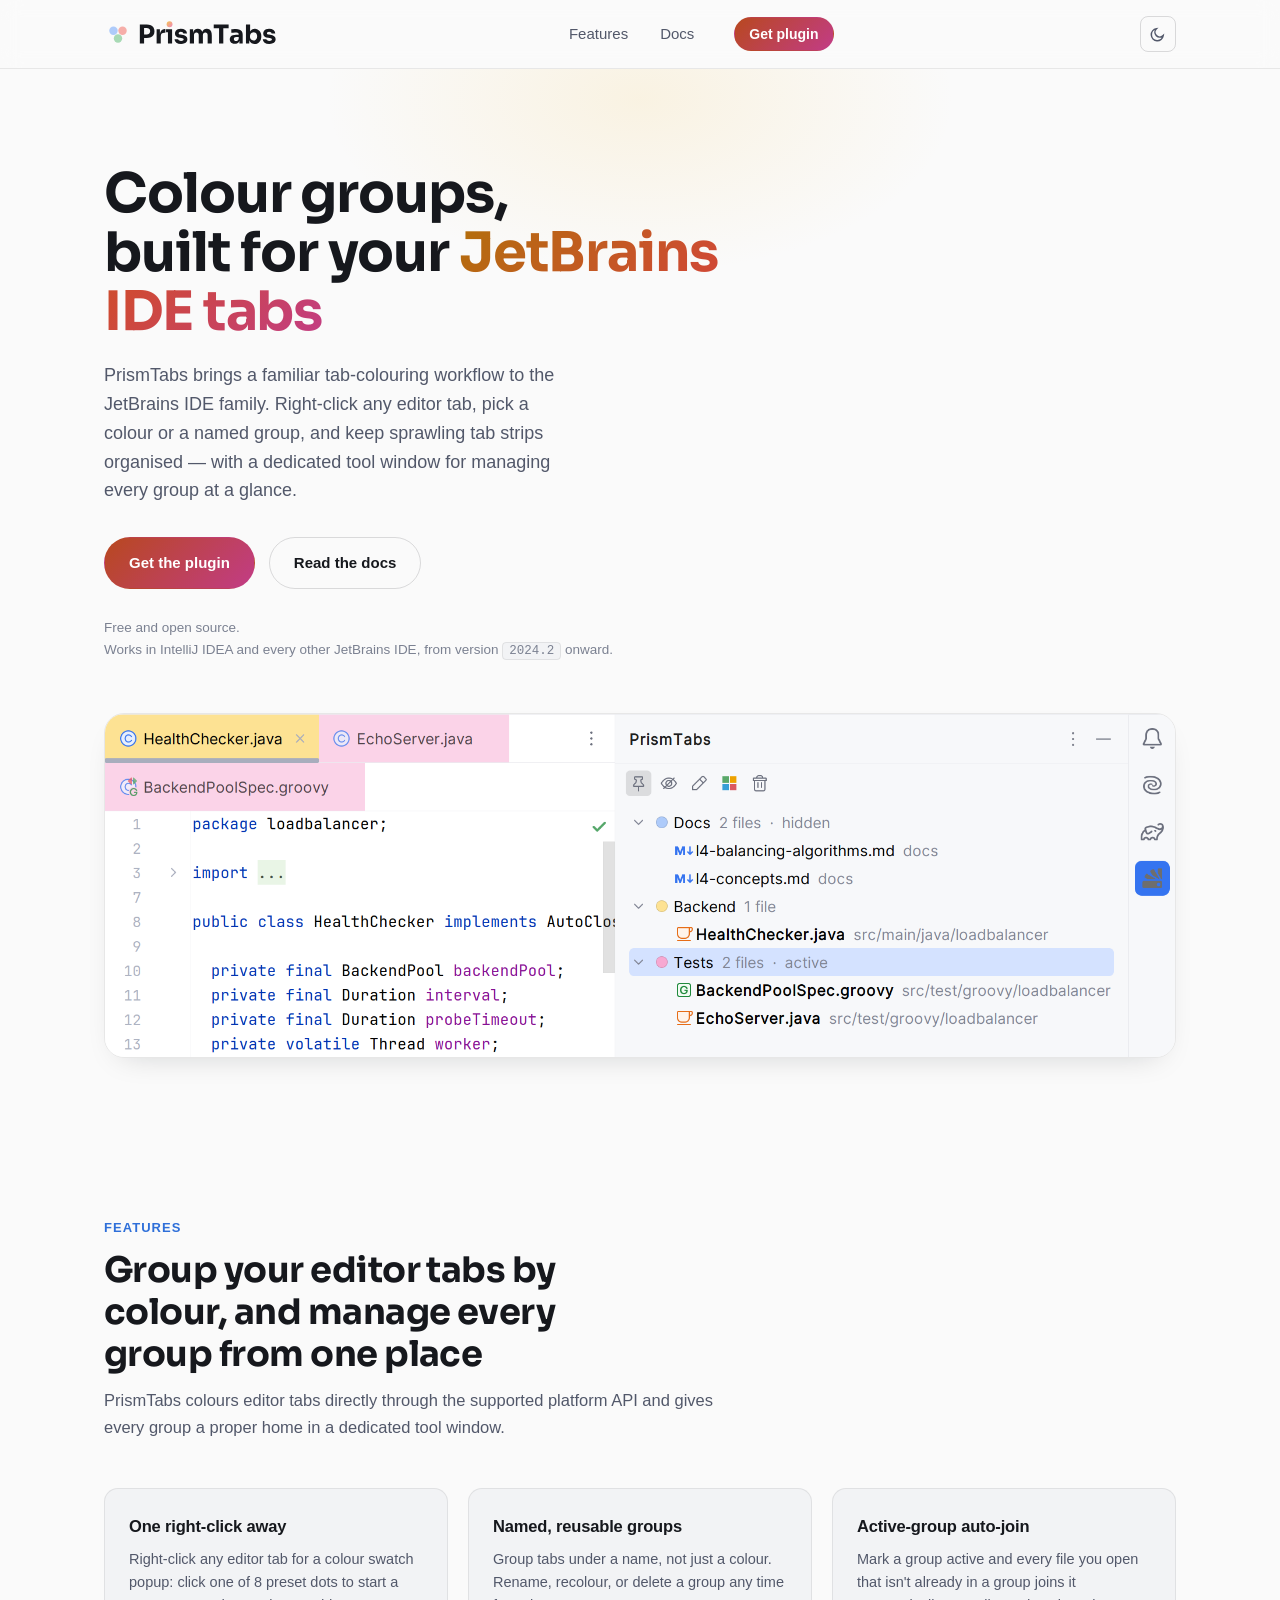
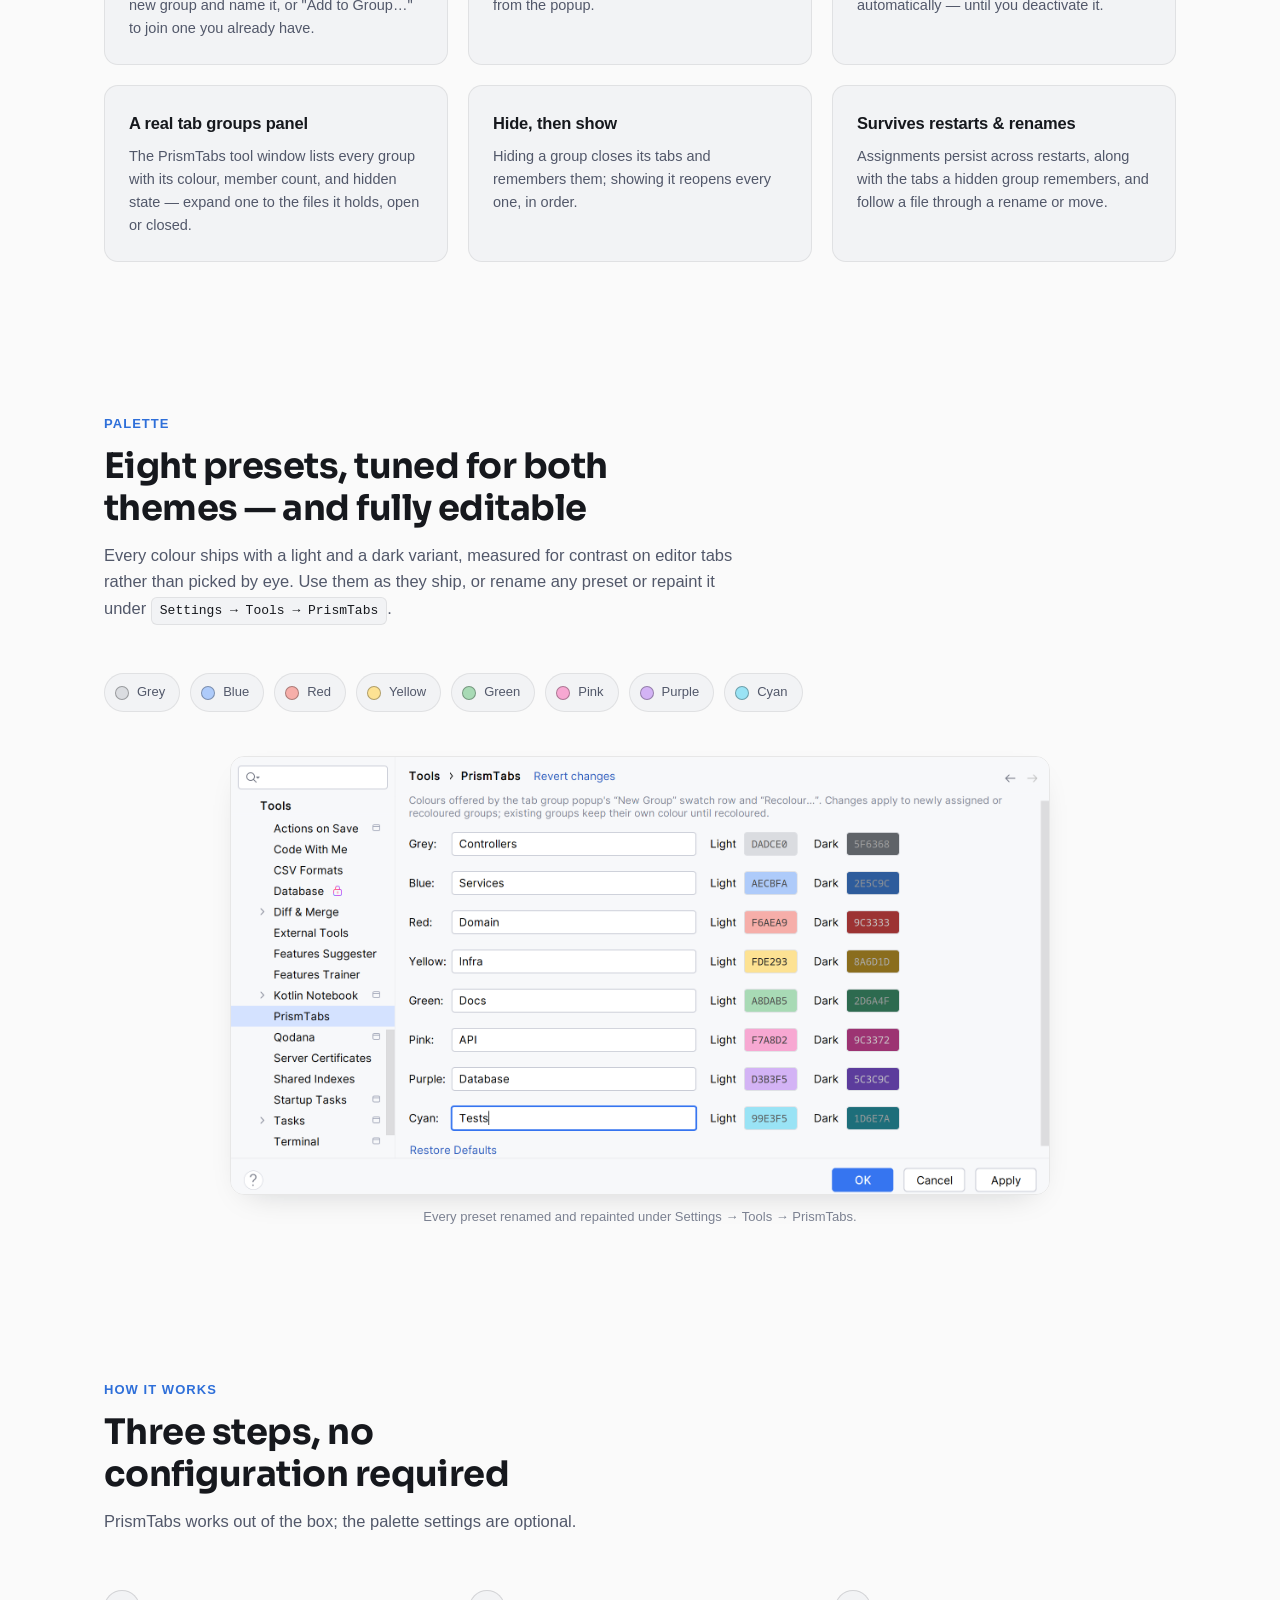
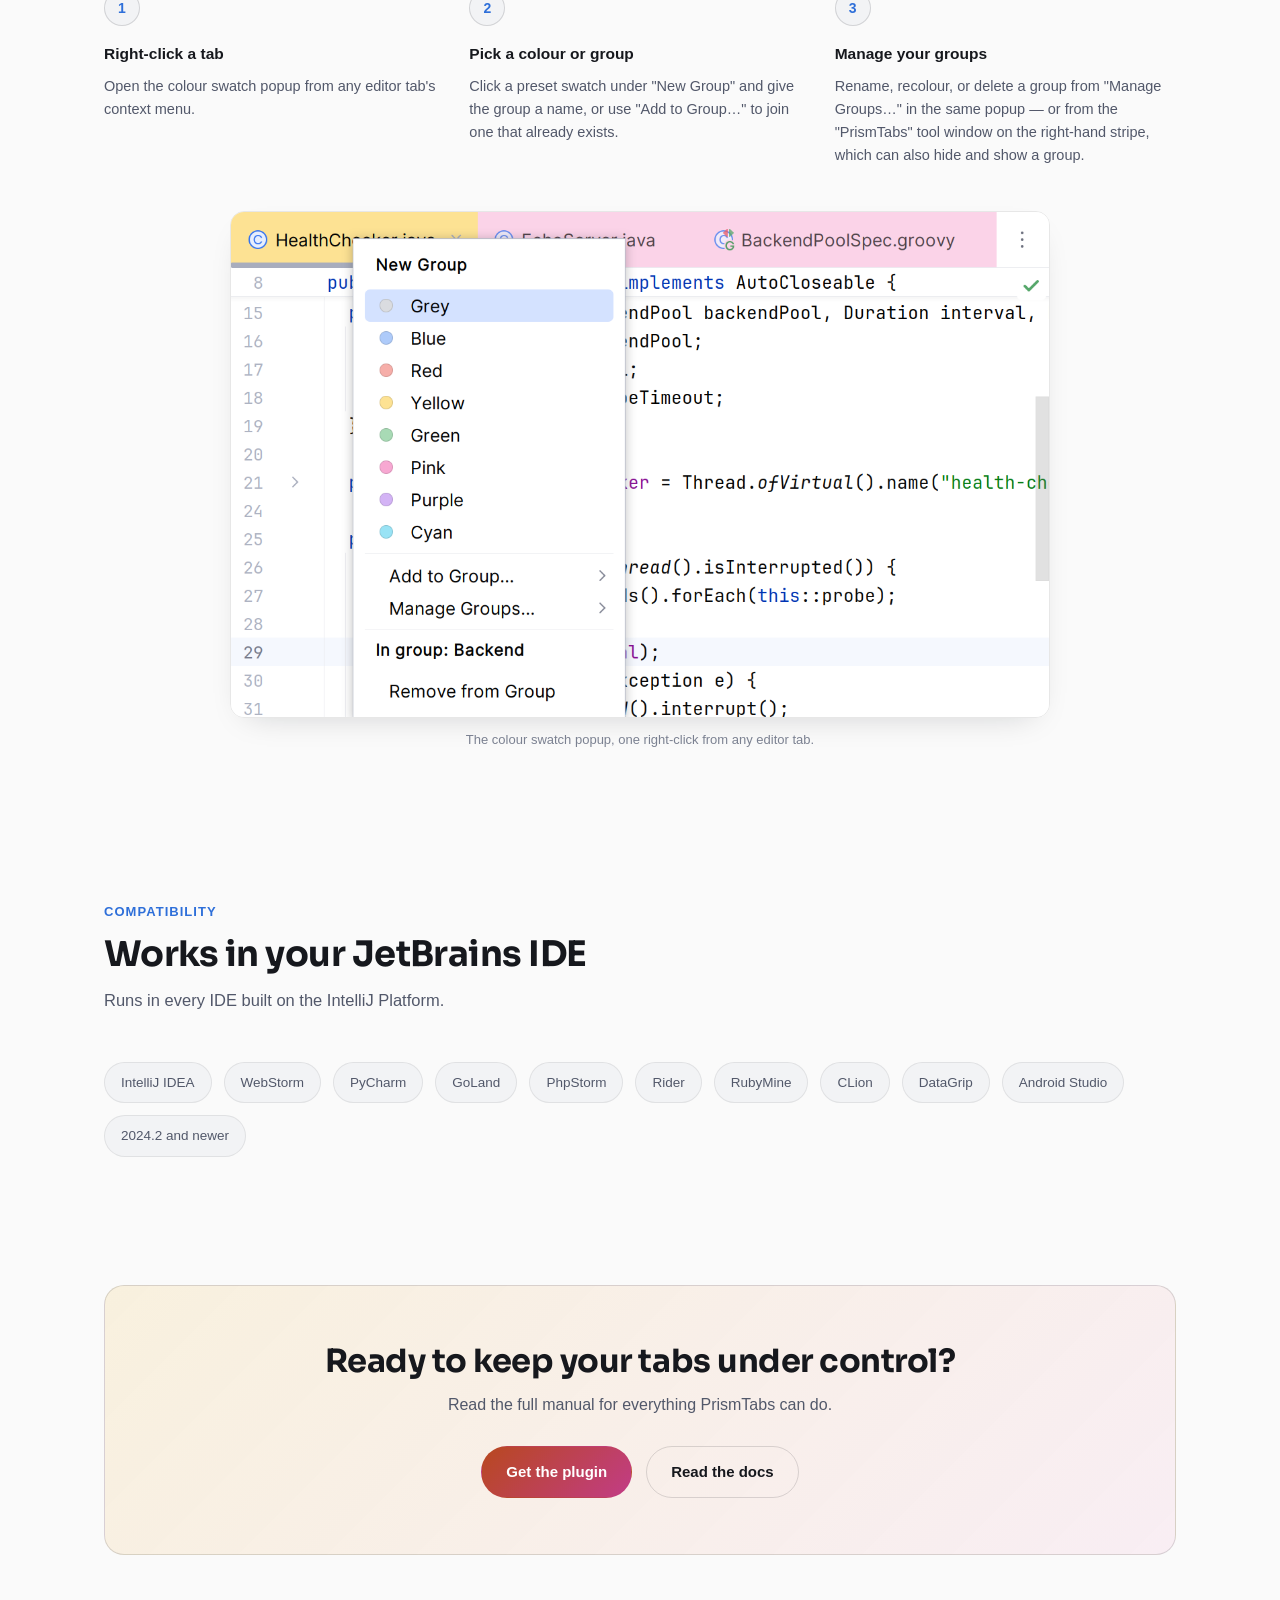
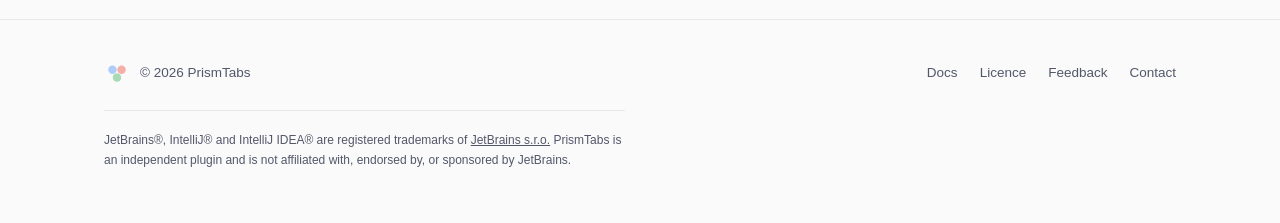
<file: index.html>
<!doctype html>
<html lang="en">
<head>
  <meta charset="utf-8" />
  <meta name="viewport" content="width=device-width, initial-scale=1" />
  <title>PrismTabs — Colour groups for JetBrains IDE editor tabs</title>
  <meta name="description" content="PrismTabs brings a tab-colouring workflow to IntelliJ IDEA and every JetBrains IDE: right-click a tab, pick a colour, manage groups from a dedicated tool window." />
  <link rel="icon" type="image/svg+xml" href="assets/favicon.svg" />
  <link rel="preload" href="assets/fonts/sora-latin.woff2" as="font" type="font/woff2" crossorigin />
  <link rel="stylesheet" href="assets/style.css" />
  <script>
    (function () {
      var stored = localStorage.getItem('prismtabs-theme');
      var theme = stored || (window.matchMedia('(prefers-color-scheme: light)').matches ? 'light' : 'dark');
      document.documentElement.setAttribute('data-theme', theme);
    })();
  </script>
</head>
<body>

  <header class="site-nav">
    <div class="wrap">
      <a class="brand" href="index.html">
        <svg class="brand-logo" viewBox="-40 -905 6732 1080" role="img" aria-label="PrismTabs"><defs><linearGradient id="brand-swatch" x1="0" y1="0" x2="1" y2="1"><stop offset="0" stop-color="#F5C451"/><stop offset="1" stop-color="#EF86BD"/></linearGradient></defs><g transform="translate(0 -865.0) scale(25)"><circle cx="13" cy="15" r="6.5" fill="#AECBFA"/><circle cx="27" cy="15" r="6.5" fill="#F6AEA9"/><circle cx="20" cy="27" r="6.5" fill="#A8DAB5"/></g><g transform="translate(1260 0)"><path fill="currentColor" d="M226 -209V-350.5H356.8Q395.2 -350.5 422.5 -365.8Q449.8 -381 464.6 -408.5Q479.5 -436 479.5 -472.2Q479.5 -509.5 464.6 -537Q449.8 -564.5 422.5 -579.2Q395.2 -594 356.8 -594H226V-735.5H348.5Q441.5 -735.5 508 -704.8Q574.5 -674 610 -616.8Q645.5 -559.5 645.5 -480.2V-464.2Q645.5 -386 610 -328.6Q574.5 -271.2 508 -240.1Q441.5 -209 348.5 -209ZM82 0V-735.5H246V0Z M729.5 0V-547.5H856.5V-312.5H854Q854 -428.8 903.2 -491.9Q952.5 -555 1046.5 -555H1067.5V-416.5H1027.5Q961.8 -416.5 925.9 -381.1Q890 -345.8 890 -279.2V0Z M1166.5 0V-547.5H1327V0ZM1093.5 -429.5V-547.5H1327V-429.5Z M1672.5 17.5Q1556.2 17.5 1490.1 -30.9Q1424 -79.2 1419.8 -166.2H1562.2Q1565.8 -139.8 1593.4 -119.4Q1621 -99 1675.5 -99Q1717.8 -99 1745.4 -113.2Q1773 -127.5 1773 -154.8Q1773 -178.8 1751.8 -193.5Q1730.5 -208.2 1676.8 -213.5L1633.8 -218Q1535.2 -228.2 1485.8 -272.9Q1436.2 -317.5 1436.2 -387.8Q1436.2 -446.2 1465.2 -485Q1494.2 -523.8 1545.5 -543.6Q1596.8 -563.5 1662.8 -563.5Q1768.5 -563.5 1833.5 -517.1Q1898.5 -470.8 1902 -382.8H1759.5Q1756.2 -409.5 1731.9 -428.2Q1707.5 -447 1661.2 -447Q1624 -447 1602.1 -433Q1580.2 -419 1580.2 -395.2Q1580.2 -372 1599.2 -360Q1618.2 -348 1660.8 -343L1703.8 -338.5Q1804.8 -328 1860.9 -282.8Q1917 -237.5 1917 -162.2Q1917 -107 1887 -66.6Q1857 -26.2 1802.1 -4.4Q1747.2 17.5 1672.5 17.5Z M2010.5 0V-547.5H2137.5V-311.8H2128.5Q2128.5 -395.8 2149.8 -451.8Q2171 -507.8 2212.8 -536.4Q2254.5 -565 2316 -565H2323Q2385.2 -565 2426.8 -536.4Q2468.2 -507.8 2489.4 -451.8Q2510.5 -395.8 2510.5 -311.8H2472Q2472 -395.8 2493.4 -451.8Q2514.8 -507.8 2556.6 -536.4Q2598.5 -565 2660 -565H2667Q2729.2 -565 2771.6 -536.4Q2814 -507.8 2836 -451.8Q2858 -395.8 2858 -311.8V0H2697.5V-320.8Q2697.5 -365.5 2674.1 -393.5Q2650.8 -421.5 2608 -421.5Q2564.8 -421.5 2539.6 -393Q2514.5 -364.5 2514.5 -317.8V0H2354V-320.8Q2354 -365.5 2330.6 -393.5Q2307.2 -421.5 2264.5 -421.5Q2221.2 -421.5 2196.1 -393Q2171 -364.5 2171 -317.8V0Z M3138 0V-606.5H3302V0ZM2932.5 -586.5V-730H3507.5V-586.5Z M3922.8 0V-161.5H3896.2V-337.5Q3896.2 -379.8 3876 -400.6Q3855.8 -421.5 3812 -421.5Q3790 -421.5 3754 -420.5Q3718 -419.5 3679.8 -417.8Q3641.5 -416 3610.5 -414V-549Q3634 -551 3664.9 -552.9Q3695.8 -554.8 3728.9 -555.6Q3762 -556.5 3790.5 -556.5Q3874.8 -556.5 3932.4 -532.9Q3990 -509.2 4019.9 -460.8Q4049.8 -412.2 4049.8 -335.8V0ZM3747.8 14Q3689.2 14 3644.6 -6.9Q3600 -27.8 3575 -67.1Q3550 -106.5 3550 -161.5Q3550 -222.2 3581.1 -260.6Q3612.2 -299 3668 -317.4Q3723.8 -335.8 3797.2 -335.8H3913.8V-247.2H3796.2Q3754 -247.2 3731.2 -226.4Q3708.5 -205.5 3708.5 -171.2Q3708.5 -137.8 3731.2 -117.1Q3754 -96.5 3796.2 -96.5Q3822.8 -96.5 3844.4 -106Q3866 -115.5 3880.1 -138.6Q3894.2 -161.8 3896.2 -202.5L3934.2 -163Q3929.2 -106 3906.8 -66.8Q3884.2 -27.5 3844.8 -6.8Q3805.2 14 3747.8 14Z M4513 18Q4445.5 18 4394.8 -10.2Q4344 -38.5 4315.1 -92.9Q4286.2 -147.2 4284 -225.2H4302.5V0H4175.5V-730H4336V-359.2L4297.5 -311Q4300.8 -393.5 4329.5 -450Q4358.2 -506.5 4408 -535.2Q4457.8 -564 4521.8 -564Q4578 -564 4623.5 -543.2Q4669 -522.5 4701.1 -485Q4733.2 -447.5 4750.5 -396.9Q4767.8 -346.2 4767.8 -286.2V-263.8Q4767.8 -203.8 4750.4 -152.6Q4733 -101.5 4699.5 -63Q4666 -24.5 4619 -3.2Q4572 18 4513 18ZM4471.2 -115.5Q4511.8 -115.5 4542.4 -135.9Q4573 -156.2 4590.1 -192.4Q4607.2 -228.5 4607.2 -275Q4607.2 -322.2 4590 -357.1Q4572.8 -392 4542.5 -411.2Q4512.2 -430.5 4471.2 -430.5Q4434.5 -430.5 4402.9 -413.9Q4371.2 -397.2 4351.6 -365.4Q4332 -333.5 4332 -288.5V-251.5Q4332 -208.5 4352.5 -178.1Q4373 -147.8 4405 -131.6Q4437 -115.5 4471.2 -115.5Z M5076.5 17.5Q4960.2 17.5 4894.1 -30.9Q4828 -79.2 4823.8 -166.2H4966.2Q4969.8 -139.8 4997.4 -119.4Q5025 -99 5079.5 -99Q5121.8 -99 5149.4 -113.2Q5177 -127.5 5177 -154.8Q5177 -178.8 5155.8 -193.5Q5134.5 -208.2 5080.8 -213.5L5037.8 -218Q4939.2 -228.2 4889.8 -272.9Q4840.2 -317.5 4840.2 -387.8Q4840.2 -446.2 4869.2 -485Q4898.2 -523.8 4949.5 -543.6Q5000.8 -563.5 5066.8 -563.5Q5172.5 -563.5 5237.5 -517.1Q5302.5 -470.8 5306 -382.8H5163.5Q5160.2 -409.5 5135.9 -428.2Q5111.5 -447 5065.2 -447Q5028 -447 5006.1 -433Q4984.2 -419 4984.2 -395.2Q4984.2 -372 5003.2 -360Q5022.2 -348 5064.8 -343L5107.8 -338.5Q5208.8 -328 5264.9 -282.8Q5321 -237.5 5321 -162.2Q5321 -107 5291 -66.6Q5261 -26.2 5206.1 -4.4Q5151.2 17.5 5076.5 17.5Z"/><circle cx="1229.0" cy="-740" r="112" fill="url(#brand-swatch)"/></g></svg>
      </a>
      <button class="nav-toggle" id="navToggle" aria-expanded="false" aria-controls="navLinks" aria-label="Toggle navigation">
        <svg width="18" height="18" viewBox="0 0 18 18" fill="none" stroke="currentColor" stroke-width="1.6"><path d="M2 4.5h14M2 9h14M2 13.5h14"/></svg>
      </button>
      <nav class="nav-links" id="navLinks">
        <a href="index.html#features">Features</a>
        <a href="docs.html">Docs</a>
        <a class="btn btn-primary" href="https://plugins.jetbrains.com/plugin/34416-prismtabs?noRedirect=true" target="_blank" rel="noopener">Get plugin</a>
      </nav>
      <button class="theme-toggle" id="themeToggle" type="button" aria-label="Switch to light theme">
        <svg class="icon-sun" width="17" height="17" viewBox="0 0 18 18" fill="none" stroke="currentColor" stroke-width="1.6"><circle cx="9" cy="9" r="3.6"/><path d="M9 1.5v2M9 14.5v2M3.5 3.5l1.4 1.4M13.1 13.1l1.4 1.4M1.5 9h2M14.5 9h2M3.5 14.5l1.4-1.4M13.1 4.9l1.4-1.4"/></svg>
        <svg class="icon-moon" width="17" height="17" viewBox="0 0 18 18" fill="none" stroke="currentColor" stroke-width="1.6"><path d="M15 10.2A6.3 6.3 0 117.8 3a5 5 0 007.2 7.2z"/></svg>
      </button>
    </div>
  </header>

  <main>
    <!-- ================= HERO ================= -->
    <section class="hero">
      <div class="wrap hero-grid">
        <div>
          <h1>Colour groups,<br />built for your <span class="grad">JetBrains IDE tabs</span></h1>
          <p class="lead">
            PrismTabs brings a familiar tab-colouring workflow to the
            JetBrains IDE family. Right-click any editor tab, pick a colour or a named group, and
            keep sprawling tab strips organised — with a dedicated tool window for managing every
            group at a glance.
          </p>
          <div class="hero-actions">
            <a class="btn btn-primary" href="https://plugins.jetbrains.com/plugin/34416-prismtabs?noRedirect=true" target="_blank" rel="noopener">Get the plugin</a>
            <a class="btn btn-secondary" href="docs.html">Read the docs</a>
          </div>
          <p class="hero-note">
            Free and open source.<br />
            Works in IntelliJ IDEA and every other JetBrains IDE, from version
            <code class="mono">2024.2</code> onward.
          </p>
        </div>

        <div class="hero-shot">
          <img
            class="shot-dark"
            src="assets/hero-tool-window-dark.png"
            width="1837"
            height="589"
            alt="PrismTabs in IntelliJ IDEA: three editor tabs tinted by group, next to the PrismTabs tool window with the Docs, Backend and Tests groups expanded to show their member files and paths — Tests marked active, Docs hidden — with pin, hide, rename, recolour and delete actions in the toolbar."
          />
          <img
            class="shot-light"
            src="assets/hero-tool-window-light.png"
            width="1837"
            height="589"
            alt="PrismTabs in IntelliJ IDEA: three editor tabs tinted by group, next to the PrismTabs tool window with the Docs, Backend and Tests groups expanded to show their member files and paths — Tests marked active, Docs hidden — with pin, hide, rename, recolour and delete actions in the toolbar."
          />
        </div>
      </div>
    </section>

    <!-- ================= FEATURES ================= -->
    <section id="features">
      <div class="wrap">
        <div class="section-head">
          <div class="kicker">Features</div>
          <h2>Group your editor tabs by colour, and manage every group from one place</h2>
          <p>
            PrismTabs colours editor tabs directly through the supported platform API and gives
            every group a proper home in a dedicated tool window.
          </p>
        </div>

        <div class="feature-grid">
          <div class="feature-card">
            <h3>One right-click away</h3>
            <p>Right-click any editor tab for a colour swatch popup: click one of 8 preset dots to start a new group and name it, or "Add to Group…" to join one you already have.</p>
          </div>
          <div class="feature-card">
            <h3>Named, reusable groups</h3>
            <p>Group tabs under a name, not just a colour. Rename, recolour, or delete a group any time from the popup.</p>
          </div>
          <div class="feature-card">
            <h3>Active-group auto-join</h3>
            <p>Mark a group active and every file you open that isn't already in a group joins it automatically — until you deactivate it.</p>
          </div>
          <div class="feature-card">
            <h3>A real tab groups panel</h3>
            <p>The PrismTabs tool window lists every group with its colour, member count, and hidden state — expand one to the files it holds, open or closed.</p>
          </div>
          <div class="feature-card">
            <h3>Hide, then show</h3>
            <p>Hiding a group closes its tabs and remembers them; showing it reopens every one, in order.</p>
          </div>
          <div class="feature-card">
            <h3>Survives restarts &amp; renames</h3>
            <p>Assignments persist across restarts, along with the tabs a hidden group remembers, and follow a file through a rename or move.</p>
          </div>
        </div>
      </div>
    </section>

    <!-- ================= PALETTE ================= -->
    <section class="tight">
      <div class="wrap">
        <div class="section-head">
          <div class="kicker">Palette</div>
          <h2>Eight presets, tuned for both themes — and fully editable</h2>
          <p>
            Every colour ships with a light and a dark variant, measured for contrast on
            editor tabs rather than picked by eye. Use them as they ship, or rename any preset
            or repaint it under <span class="kbd-path">Settings → Tools → PrismTabs</span>.
          </p>
        </div>
        <div class="palette-strip">
          <span class="palette-chip"><span class="dot" style="background:#DADCE0;"></span>Grey</span>
          <span class="palette-chip"><span class="dot" style="background:#AECBFA;"></span>Blue</span>
          <span class="palette-chip"><span class="dot" style="background:#F6AEA9;"></span>Red</span>
          <span class="palette-chip"><span class="dot" style="background:#FDE293;"></span>Yellow</span>
          <span class="palette-chip"><span class="dot" style="background:#A8DAB5;"></span>Green</span>
          <span class="palette-chip"><span class="dot" style="background:#F7A8D2;"></span>Pink</span>
          <span class="palette-chip"><span class="dot" style="background:#D3B3F5;"></span>Purple</span>
          <span class="palette-chip"><span class="dot" style="background:#99E3F5;"></span>Cyan</span>
        </div>
        <figure class="section-shot">
          <img
            class="shot-dark"
            src="assets/screenshot-palette-settings-dark.png"
            width="1794"
            height="1045"
            loading="lazy"
            alt="The PrismTabs palette editor under Settings, Tools, PrismTabs: every preset renamed to a purpose — Grey to Controllers, Blue to Services, Green to Docs, and so on — each with its own light and dark hex value."
          />
          <img
            class="shot-light"
            src="assets/screenshot-palette-settings-light.png"
            width="1919"
            height="1026"
            loading="lazy"
            alt="The PrismTabs palette editor under Settings, Tools, PrismTabs: every preset renamed to a purpose — Grey to Controllers, Blue to Services, Green to Docs, and so on — each with its own light and dark hex value."
          />
          <figcaption>Every preset renamed and repainted under Settings → Tools → PrismTabs.</figcaption>
        </figure>
      </div>
    </section>

    <!-- ================= HOW IT WORKS ================= -->
    <section>
      <div class="wrap">
        <div class="section-head">
          <div class="kicker">How it works</div>
          <h2>Three steps, no configuration required</h2>
          <p>PrismTabs works out of the box; the palette settings are optional.</p>
        </div>
        <div class="steps">
          <div class="step">
            <h3>Right-click a tab</h3>
            <p>Open the colour swatch popup from any editor tab's context menu.</p>
          </div>
          <div class="step">
            <h3>Pick a colour or group</h3>
            <p>Click a preset swatch under "New Group" and give the group a name, or use "Add to Group…" to join one that already exists.</p>
          </div>
          <div class="step">
            <h3>Manage your groups</h3>
            <p>Rename, recolour, or delete a group from "Manage Groups…" in the same popup — or from the "PrismTabs" tool window on the right-hand stripe, which can also hide and show a group.</p>
          </div>
        </div>
        <figure class="section-shot">
          <img
            class="shot-dark"
            src="assets/screenshot-swatch-popup-dark.png"
            width="1223"
            height="750"
            loading="lazy"
            alt="The right-click menu open on an editor tab, showing the New Group colour swatches — Grey, Blue, Red, Yellow, Green, Pink, Purple, Cyan — above Add to Group, Manage Groups and Remove from Group."
          />
          <img
            class="shot-light"
            src="assets/screenshot-swatch-popup-light.png"
            width="1217"
            height="750"
            loading="lazy"
            alt="The right-click menu open on an editor tab, showing the New Group colour swatches — Grey, Blue, Red, Yellow, Green, Pink, Purple, Cyan — above Add to Group, Manage Groups and Remove from Group."
          />
          <figcaption>The colour swatch popup, one right-click from any editor tab.</figcaption>
        </figure>
      </div>
    </section>

    <!-- ================= COMPATIBILITY ================= -->
    <section class="tight">
      <div class="wrap">
        <div class="section-head">
          <div class="kicker">Compatibility</div>
          <h2>Works in your JetBrains IDE</h2>
          <p>Runs in every IDE built on the IntelliJ Platform.</p>
        </div>
        <div class="compat-row">
          <span class="compat-pill">IntelliJ IDEA</span>
          <span class="compat-pill">WebStorm</span>
          <span class="compat-pill">PyCharm</span>
          <span class="compat-pill">GoLand</span>
          <span class="compat-pill">PhpStorm</span>
          <span class="compat-pill">Rider</span>
          <span class="compat-pill">RubyMine</span>
          <span class="compat-pill">CLion</span>
          <span class="compat-pill">DataGrip</span>
          <span class="compat-pill">Android Studio</span>
          <span class="compat-pill">2024.2 and newer</span>
        </div>
      </div>
    </section>

    <!-- ================= CTA ================= -->
    <section class="tight">
      <div class="wrap">
        <div class="cta-band">
          <h2>Ready to keep your tabs under control?</h2>
          <p>Read the full manual for everything PrismTabs can do.</p>
          <div class="hero-actions">
            <a class="btn btn-primary" href="https://plugins.jetbrains.com/plugin/34416-prismtabs?noRedirect=true" target="_blank" rel="noopener">Get the plugin</a>
            <a class="btn btn-secondary" href="docs.html">Read the docs</a>
          </div>
        </div>
      </div>
    </section>
  </main>

  <footer>
    <div class="wrap footer-grid">
      <div class="footer-brand">
        <svg class="brand-mark" width="20" height="20" viewBox="0 0 40 40" aria-hidden="true">
          <circle cx="13" cy="15" r="6.5" fill="#AECBFA"/>
          <circle cx="27" cy="15" r="6.5" fill="#F6AEA9"/>
          <circle cx="20" cy="27" r="6.5" fill="#A8DAB5"/>
        </svg>
        © 2026 PrismTabs
      </div>
      <nav class="footer-links">
        <a href="docs.html">Docs</a>
        <a href="licence.html">Licence</a>
        <a href="https://github.com/prismtabs/prismtabs/issues">Feedback</a>
        <a href="mailto:contact@prismtabs.com">Contact</a>
      </nav>
    </div>
    <div class="wrap">
      <p class="footer-legal">
        JetBrains&reg;, IntelliJ&reg; and IntelliJ IDEA&reg; are registered
        trademarks of <a href="https://www.jetbrains.com/">JetBrains s.r.o.</a> PrismTabs is an
        independent plugin and is not affiliated with, endorsed by, or sponsored by JetBrains.
      </p>
    </div>
  </footer>

  <script>
    var navToggle = document.getElementById('navToggle');
    if (navToggle) {
      navToggle.addEventListener('click', function () {
        var expanded = navToggle.getAttribute('aria-expanded') === 'true';
        navToggle.setAttribute('aria-expanded', String(!expanded));
        document.body.classList.toggle('nav-open', !expanded);
      });
    }

    var themeToggle = document.getElementById('themeToggle');
    if (themeToggle) {
      var setThemeLabel = function (theme) {
        var next = theme === 'light' ? 'dark' : 'light';
        themeToggle.setAttribute('aria-label', 'Switch to ' + next + ' theme');
      };
      setThemeLabel(document.documentElement.getAttribute('data-theme'));
      themeToggle.addEventListener('click', function () {
        var current = document.documentElement.getAttribute('data-theme') === 'light' ? 'light' : 'dark';
        var next = current === 'light' ? 'dark' : 'light';
        document.documentElement.setAttribute('data-theme', next);
        localStorage.setItem('prismtabs-theme', next);
        setThemeLabel(next);
      });
    }
  </script>
</body>
</html>
</file>
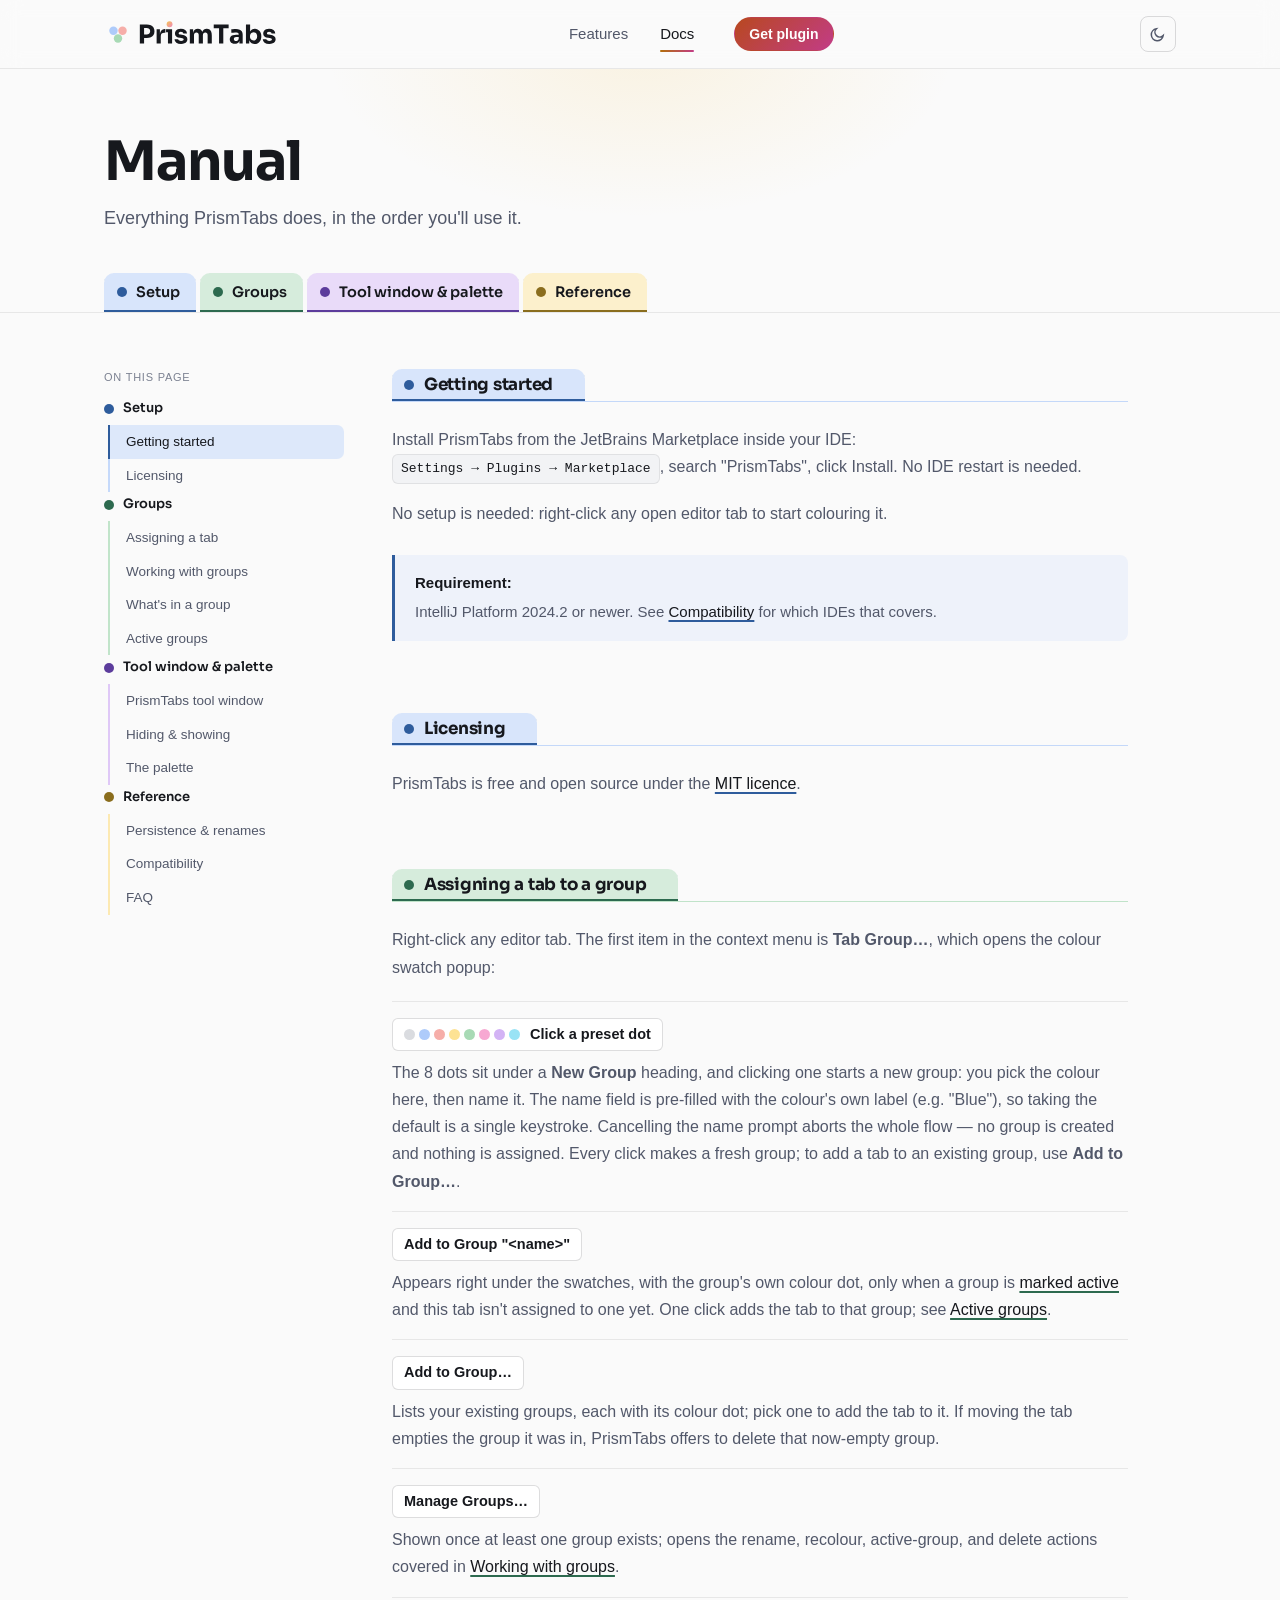
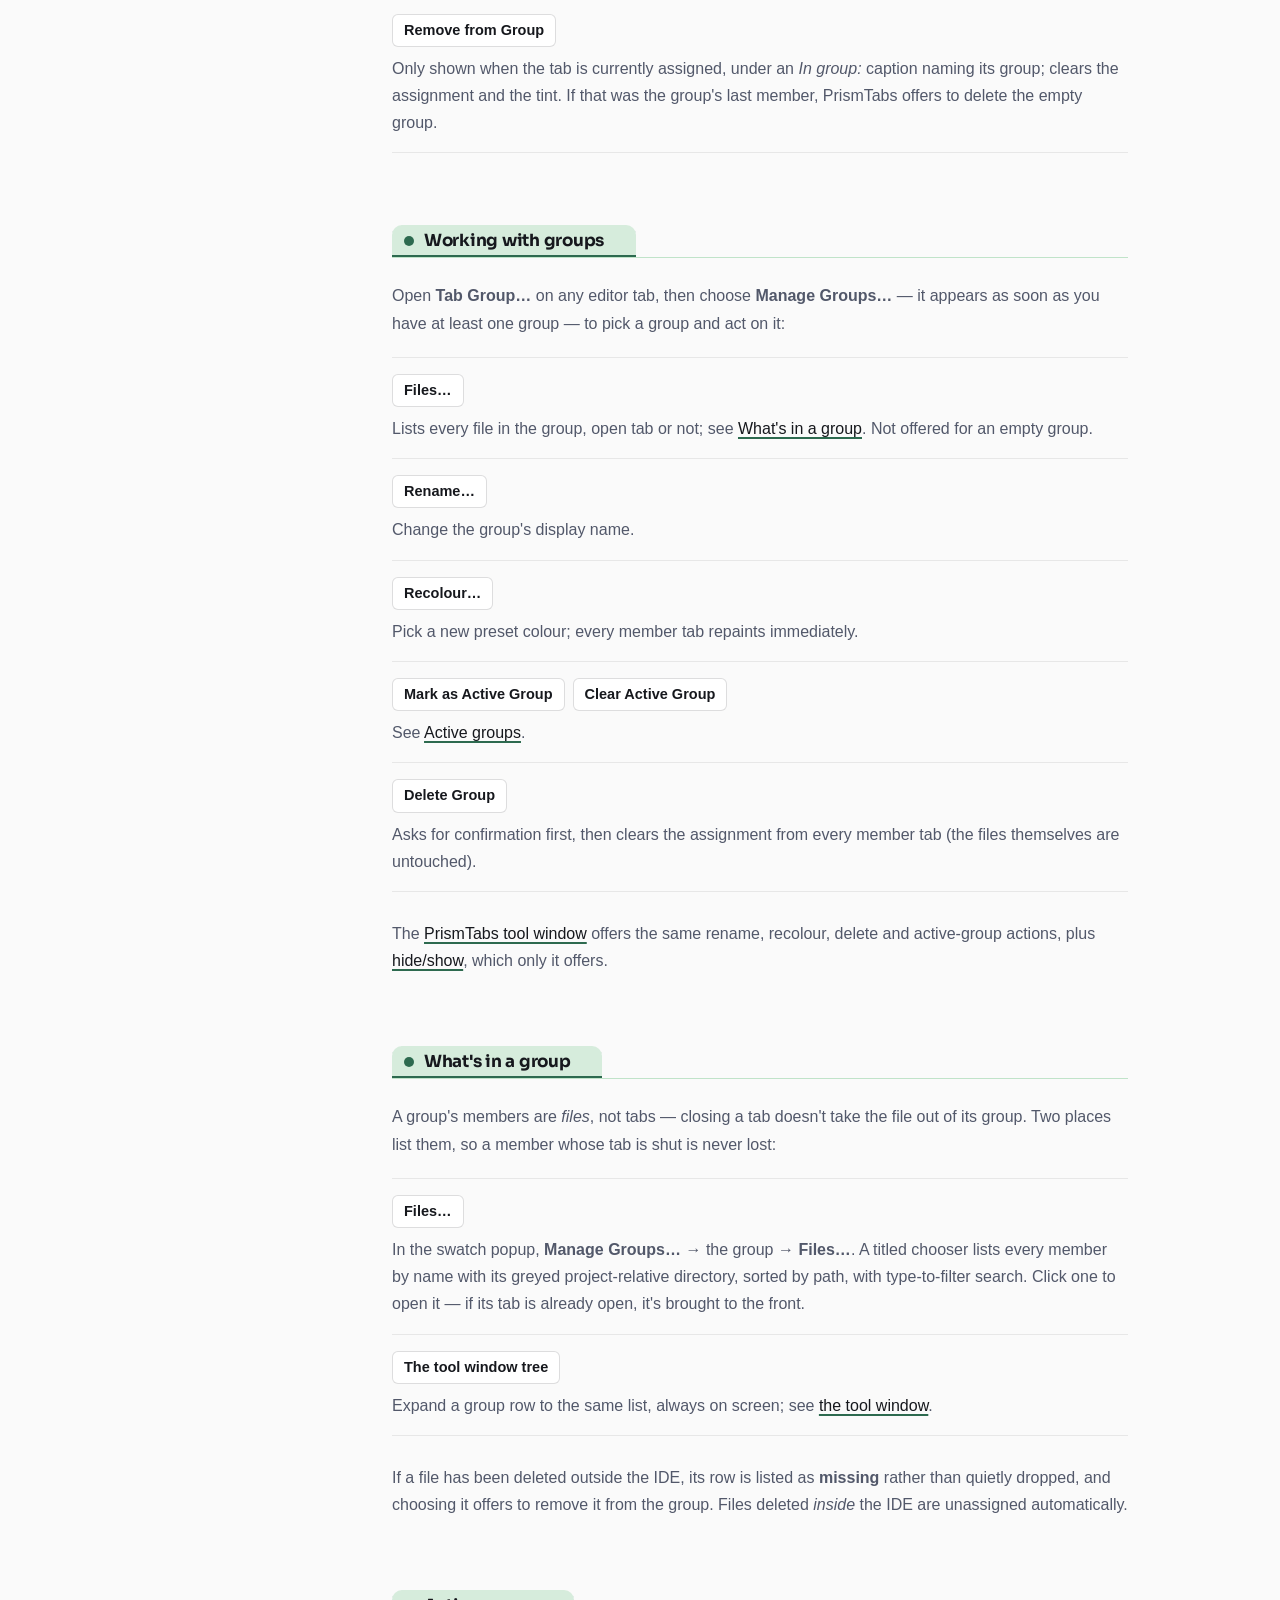
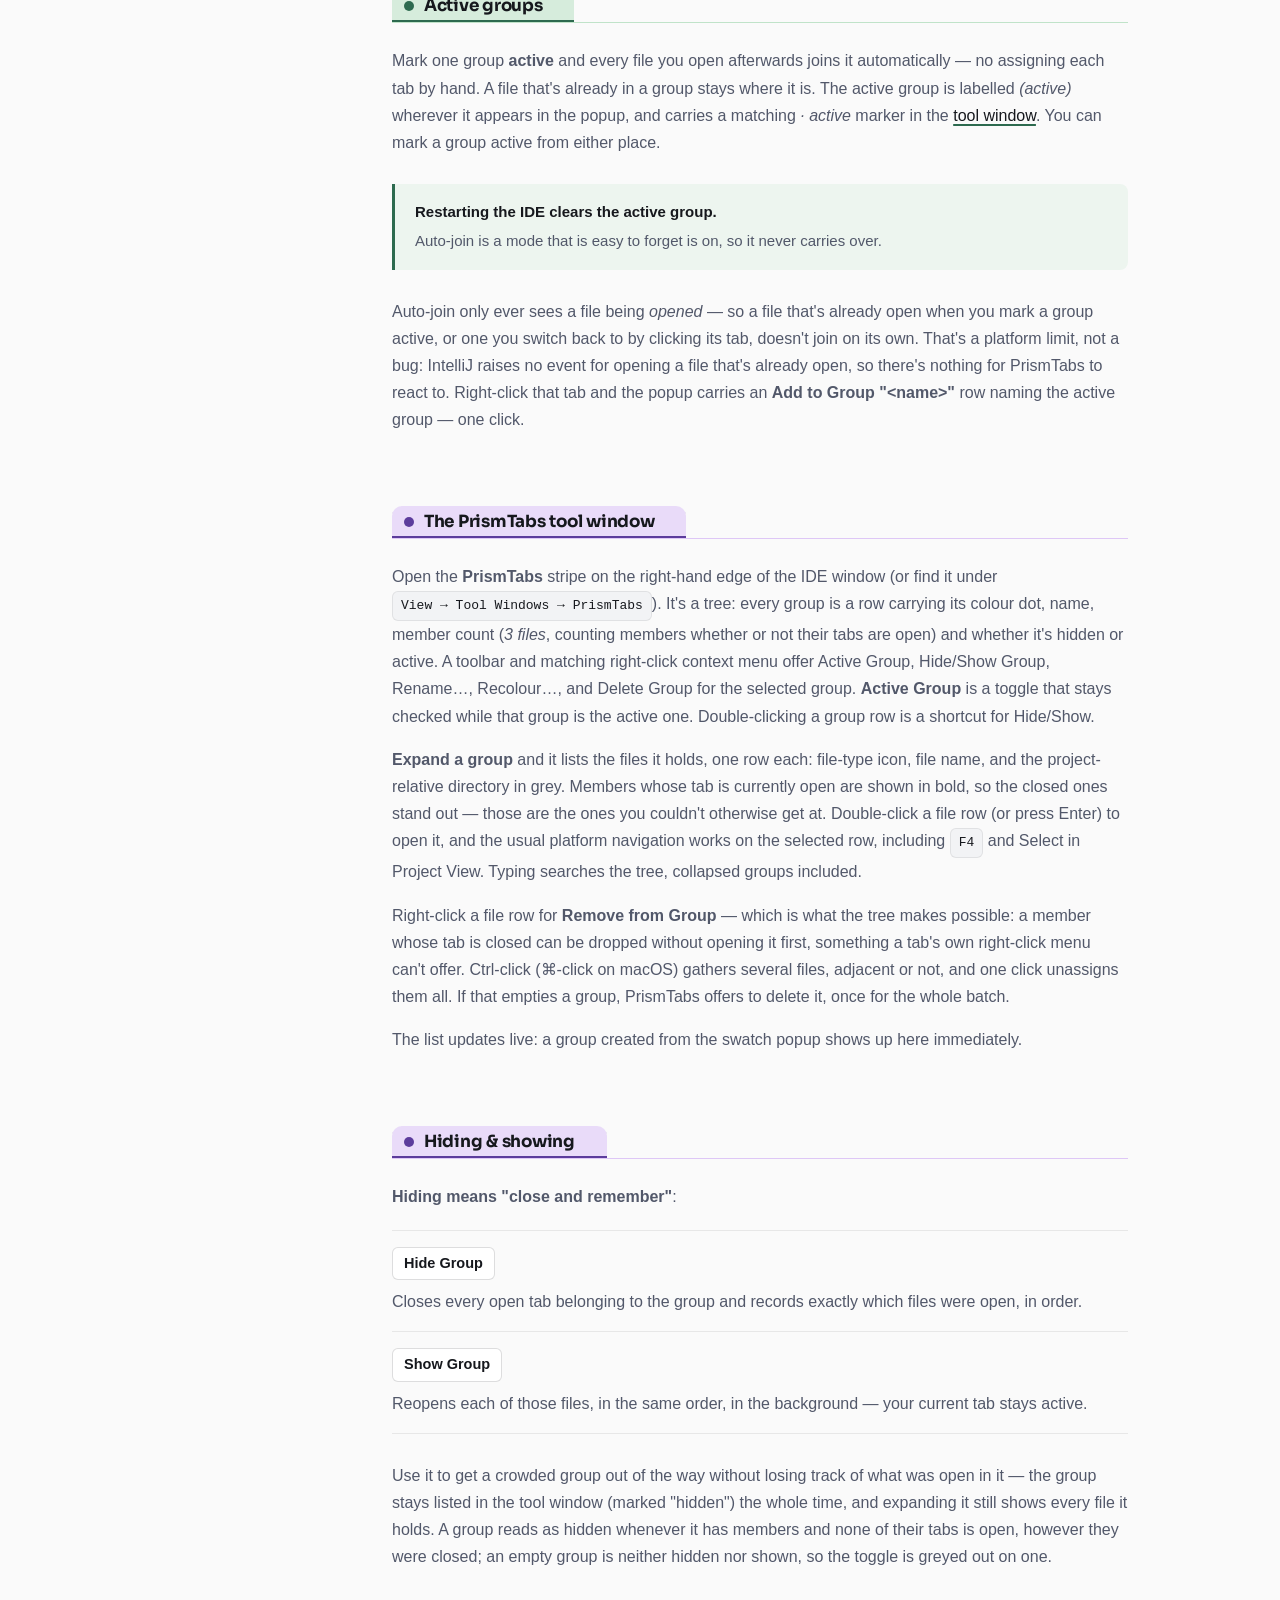
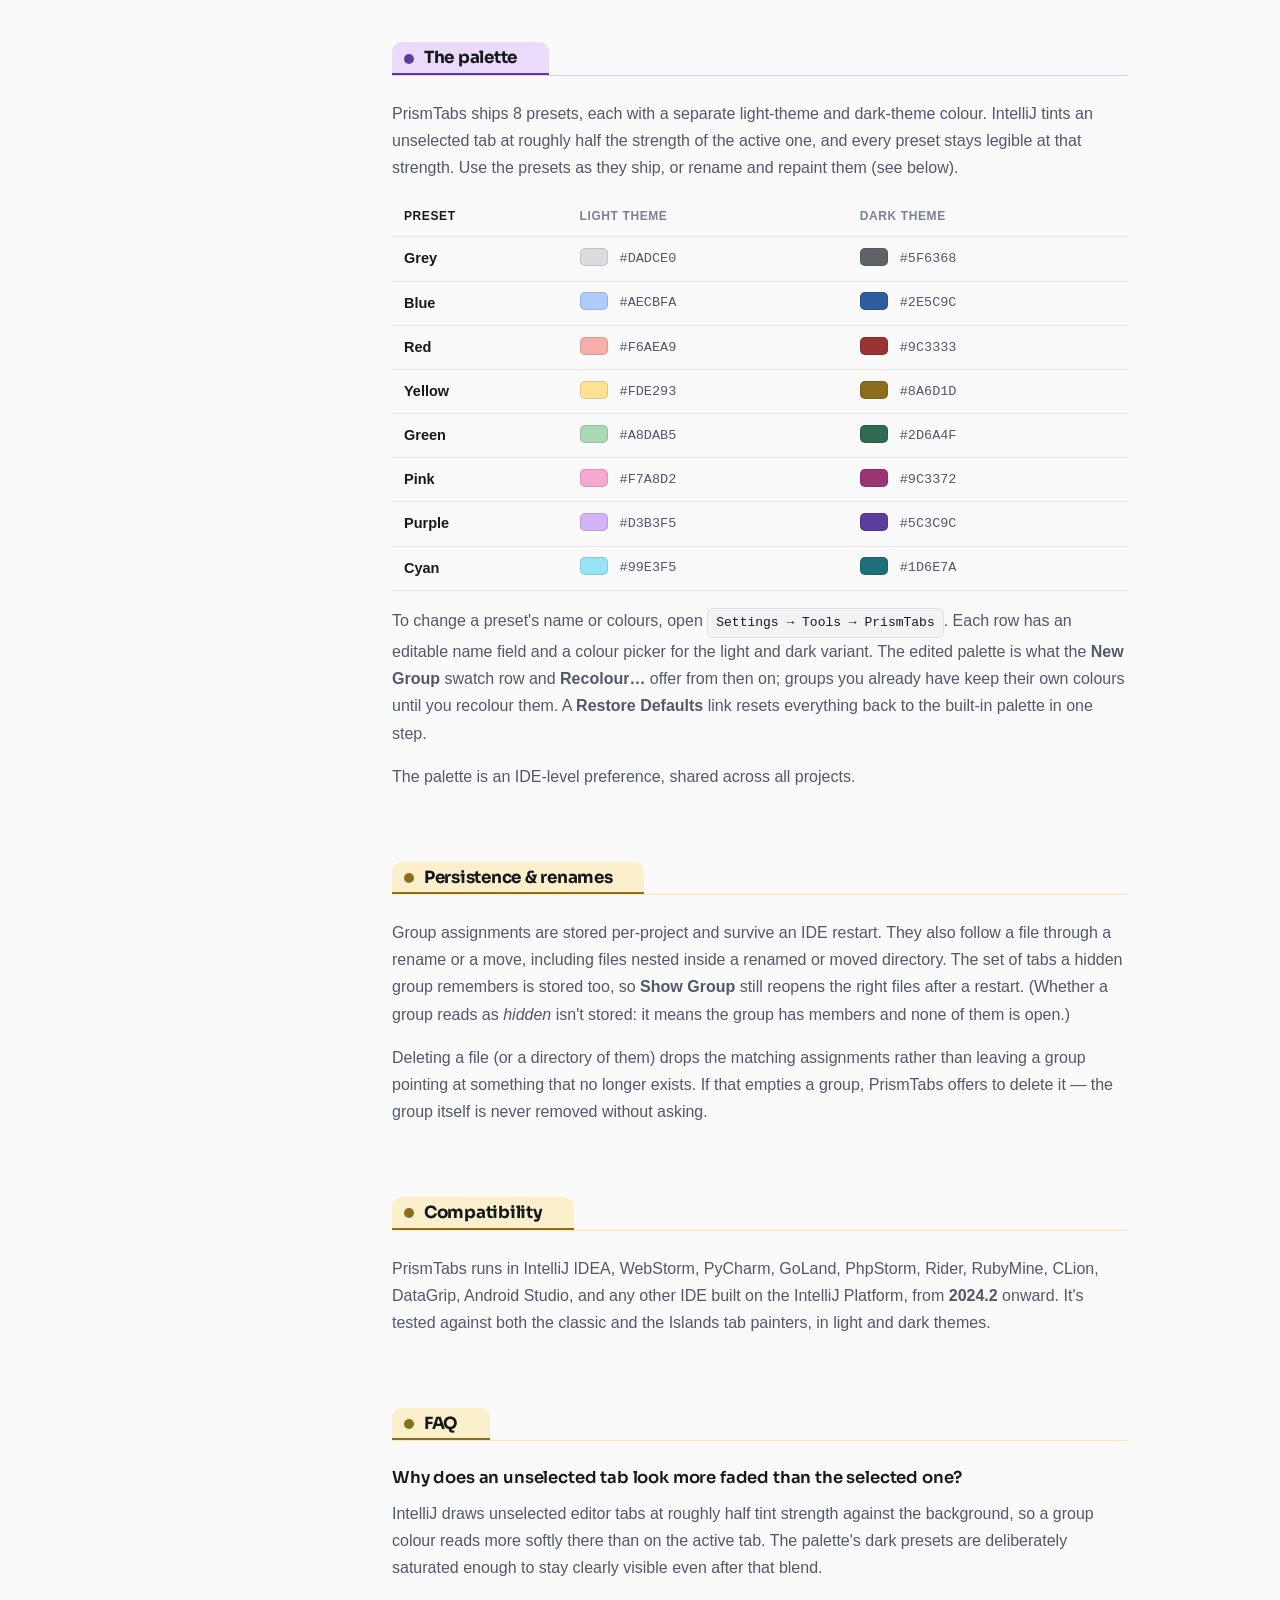
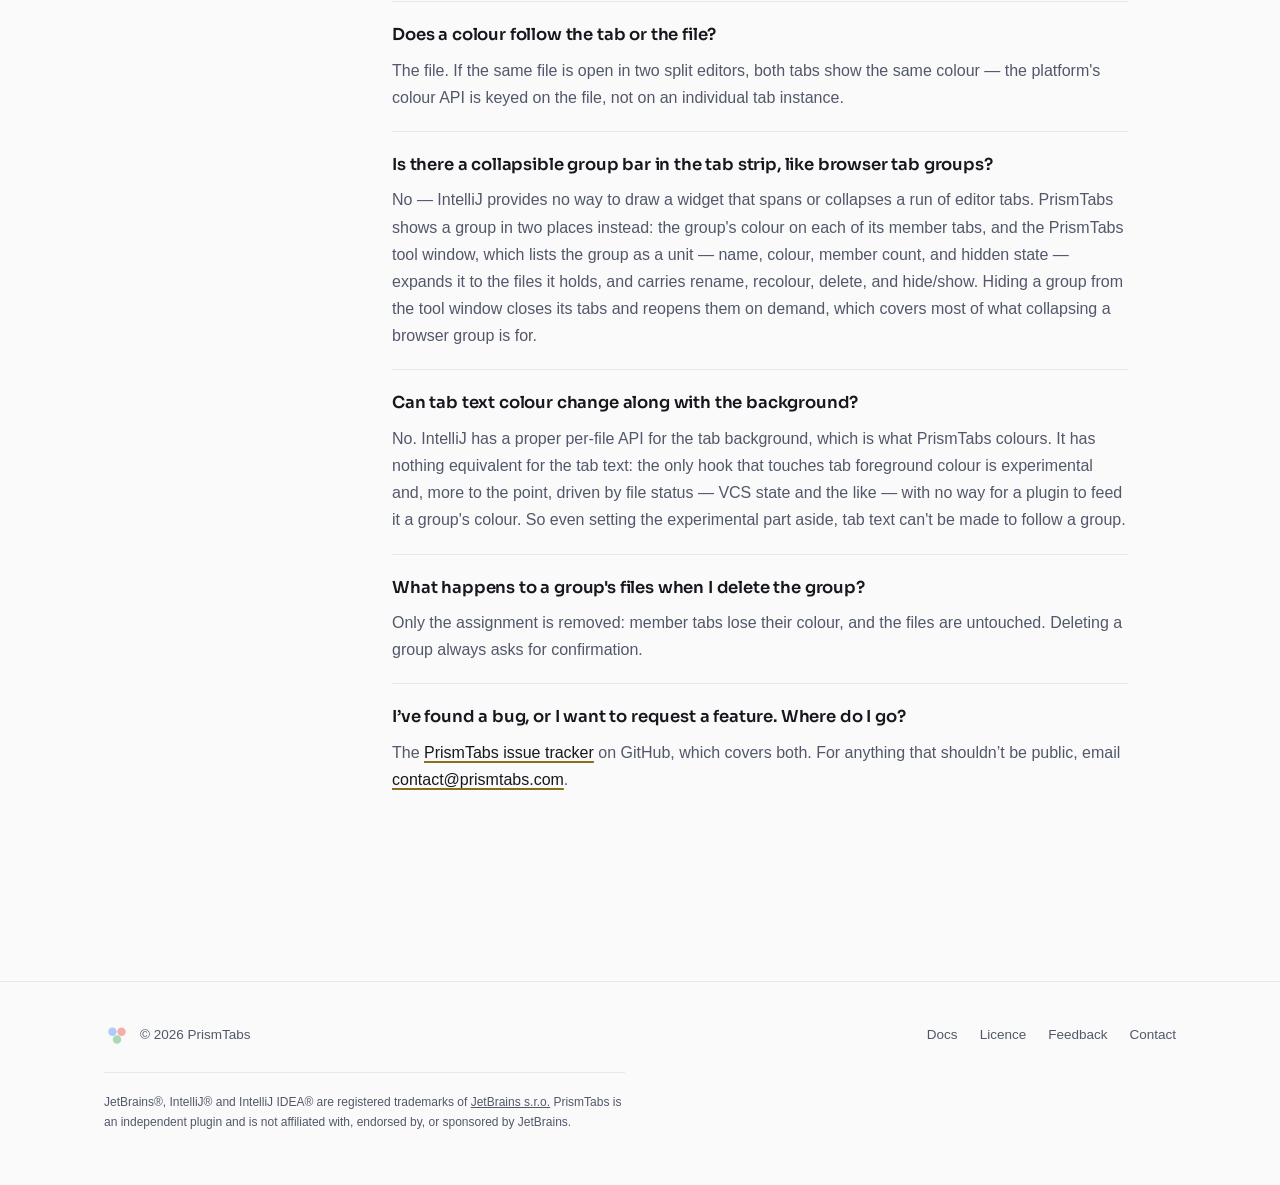
<file: docs.html>
<!doctype html>
<html lang="en">
<head>
  <meta charset="utf-8" />
  <meta name="viewport" content="width=device-width, initial-scale=1" />
  <title>Docs — PrismTabs</title>
  <meta name="description" content="The PrismTabs manual: assigning tabs to colour groups, active groups, the PrismTabs tool window, hiding groups, customising the palette, and compatibility." />
  <link rel="icon" type="image/svg+xml" href="assets/favicon.svg" />
  <link rel="preload" href="assets/fonts/sora-latin.woff2" as="font" type="font/woff2" crossorigin />
  <link rel="stylesheet" href="assets/style.css" />
  <script>
    (function () {
      var stored = localStorage.getItem('prismtabs-theme');
      var theme = stored || (window.matchMedia('(prefers-color-scheme: light)').matches ? 'light' : 'dark');
      document.documentElement.setAttribute('data-theme', theme);
    })();
  </script>
</head>
<body>

  <header class="site-nav">
    <div class="wrap">
      <a class="brand" href="index.html">
        <svg class="brand-logo" viewBox="-40 -905 6732 1080" role="img" aria-label="PrismTabs"><defs><linearGradient id="brand-swatch" x1="0" y1="0" x2="1" y2="1"><stop offset="0" stop-color="#F5C451"/><stop offset="1" stop-color="#EF86BD"/></linearGradient></defs><g transform="translate(0 -865.0) scale(25)"><circle cx="13" cy="15" r="6.5" fill="#AECBFA"/><circle cx="27" cy="15" r="6.5" fill="#F6AEA9"/><circle cx="20" cy="27" r="6.5" fill="#A8DAB5"/></g><g transform="translate(1260 0)"><path fill="currentColor" d="M226 -209V-350.5H356.8Q395.2 -350.5 422.5 -365.8Q449.8 -381 464.6 -408.5Q479.5 -436 479.5 -472.2Q479.5 -509.5 464.6 -537Q449.8 -564.5 422.5 -579.2Q395.2 -594 356.8 -594H226V-735.5H348.5Q441.5 -735.5 508 -704.8Q574.5 -674 610 -616.8Q645.5 -559.5 645.5 -480.2V-464.2Q645.5 -386 610 -328.6Q574.5 -271.2 508 -240.1Q441.5 -209 348.5 -209ZM82 0V-735.5H246V0Z M729.5 0V-547.5H856.5V-312.5H854Q854 -428.8 903.2 -491.9Q952.5 -555 1046.5 -555H1067.5V-416.5H1027.5Q961.8 -416.5 925.9 -381.1Q890 -345.8 890 -279.2V0Z M1166.5 0V-547.5H1327V0ZM1093.5 -429.5V-547.5H1327V-429.5Z M1672.5 17.5Q1556.2 17.5 1490.1 -30.9Q1424 -79.2 1419.8 -166.2H1562.2Q1565.8 -139.8 1593.4 -119.4Q1621 -99 1675.5 -99Q1717.8 -99 1745.4 -113.2Q1773 -127.5 1773 -154.8Q1773 -178.8 1751.8 -193.5Q1730.5 -208.2 1676.8 -213.5L1633.8 -218Q1535.2 -228.2 1485.8 -272.9Q1436.2 -317.5 1436.2 -387.8Q1436.2 -446.2 1465.2 -485Q1494.2 -523.8 1545.5 -543.6Q1596.8 -563.5 1662.8 -563.5Q1768.5 -563.5 1833.5 -517.1Q1898.5 -470.8 1902 -382.8H1759.5Q1756.2 -409.5 1731.9 -428.2Q1707.5 -447 1661.2 -447Q1624 -447 1602.1 -433Q1580.2 -419 1580.2 -395.2Q1580.2 -372 1599.2 -360Q1618.2 -348 1660.8 -343L1703.8 -338.5Q1804.8 -328 1860.9 -282.8Q1917 -237.5 1917 -162.2Q1917 -107 1887 -66.6Q1857 -26.2 1802.1 -4.4Q1747.2 17.5 1672.5 17.5Z M2010.5 0V-547.5H2137.5V-311.8H2128.5Q2128.5 -395.8 2149.8 -451.8Q2171 -507.8 2212.8 -536.4Q2254.5 -565 2316 -565H2323Q2385.2 -565 2426.8 -536.4Q2468.2 -507.8 2489.4 -451.8Q2510.5 -395.8 2510.5 -311.8H2472Q2472 -395.8 2493.4 -451.8Q2514.8 -507.8 2556.6 -536.4Q2598.5 -565 2660 -565H2667Q2729.2 -565 2771.6 -536.4Q2814 -507.8 2836 -451.8Q2858 -395.8 2858 -311.8V0H2697.5V-320.8Q2697.5 -365.5 2674.1 -393.5Q2650.8 -421.5 2608 -421.5Q2564.8 -421.5 2539.6 -393Q2514.5 -364.5 2514.5 -317.8V0H2354V-320.8Q2354 -365.5 2330.6 -393.5Q2307.2 -421.5 2264.5 -421.5Q2221.2 -421.5 2196.1 -393Q2171 -364.5 2171 -317.8V0Z M3138 0V-606.5H3302V0ZM2932.5 -586.5V-730H3507.5V-586.5Z M3922.8 0V-161.5H3896.2V-337.5Q3896.2 -379.8 3876 -400.6Q3855.8 -421.5 3812 -421.5Q3790 -421.5 3754 -420.5Q3718 -419.5 3679.8 -417.8Q3641.5 -416 3610.5 -414V-549Q3634 -551 3664.9 -552.9Q3695.8 -554.8 3728.9 -555.6Q3762 -556.5 3790.5 -556.5Q3874.8 -556.5 3932.4 -532.9Q3990 -509.2 4019.9 -460.8Q4049.8 -412.2 4049.8 -335.8V0ZM3747.8 14Q3689.2 14 3644.6 -6.9Q3600 -27.8 3575 -67.1Q3550 -106.5 3550 -161.5Q3550 -222.2 3581.1 -260.6Q3612.2 -299 3668 -317.4Q3723.8 -335.8 3797.2 -335.8H3913.8V-247.2H3796.2Q3754 -247.2 3731.2 -226.4Q3708.5 -205.5 3708.5 -171.2Q3708.5 -137.8 3731.2 -117.1Q3754 -96.5 3796.2 -96.5Q3822.8 -96.5 3844.4 -106Q3866 -115.5 3880.1 -138.6Q3894.2 -161.8 3896.2 -202.5L3934.2 -163Q3929.2 -106 3906.8 -66.8Q3884.2 -27.5 3844.8 -6.8Q3805.2 14 3747.8 14Z M4513 18Q4445.5 18 4394.8 -10.2Q4344 -38.5 4315.1 -92.9Q4286.2 -147.2 4284 -225.2H4302.5V0H4175.5V-730H4336V-359.2L4297.5 -311Q4300.8 -393.5 4329.5 -450Q4358.2 -506.5 4408 -535.2Q4457.8 -564 4521.8 -564Q4578 -564 4623.5 -543.2Q4669 -522.5 4701.1 -485Q4733.2 -447.5 4750.5 -396.9Q4767.8 -346.2 4767.8 -286.2V-263.8Q4767.8 -203.8 4750.4 -152.6Q4733 -101.5 4699.5 -63Q4666 -24.5 4619 -3.2Q4572 18 4513 18ZM4471.2 -115.5Q4511.8 -115.5 4542.4 -135.9Q4573 -156.2 4590.1 -192.4Q4607.2 -228.5 4607.2 -275Q4607.2 -322.2 4590 -357.1Q4572.8 -392 4542.5 -411.2Q4512.2 -430.5 4471.2 -430.5Q4434.5 -430.5 4402.9 -413.9Q4371.2 -397.2 4351.6 -365.4Q4332 -333.5 4332 -288.5V-251.5Q4332 -208.5 4352.5 -178.1Q4373 -147.8 4405 -131.6Q4437 -115.5 4471.2 -115.5Z M5076.5 17.5Q4960.2 17.5 4894.1 -30.9Q4828 -79.2 4823.8 -166.2H4966.2Q4969.8 -139.8 4997.4 -119.4Q5025 -99 5079.5 -99Q5121.8 -99 5149.4 -113.2Q5177 -127.5 5177 -154.8Q5177 -178.8 5155.8 -193.5Q5134.5 -208.2 5080.8 -213.5L5037.8 -218Q4939.2 -228.2 4889.8 -272.9Q4840.2 -317.5 4840.2 -387.8Q4840.2 -446.2 4869.2 -485Q4898.2 -523.8 4949.5 -543.6Q5000.8 -563.5 5066.8 -563.5Q5172.5 -563.5 5237.5 -517.1Q5302.5 -470.8 5306 -382.8H5163.5Q5160.2 -409.5 5135.9 -428.2Q5111.5 -447 5065.2 -447Q5028 -447 5006.1 -433Q4984.2 -419 4984.2 -395.2Q4984.2 -372 5003.2 -360Q5022.2 -348 5064.8 -343L5107.8 -338.5Q5208.8 -328 5264.9 -282.8Q5321 -237.5 5321 -162.2Q5321 -107 5291 -66.6Q5261 -26.2 5206.1 -4.4Q5151.2 17.5 5076.5 17.5Z"/><circle cx="1229.0" cy="-740" r="112" fill="url(#brand-swatch)"/></g></svg>
      </a>
      <button class="nav-toggle" id="navToggle" aria-expanded="false" aria-controls="navLinks" aria-label="Toggle navigation">
        <svg width="18" height="18" viewBox="0 0 18 18" fill="none" stroke="currentColor" stroke-width="1.6"><path d="M2 4.5h14M2 9h14M2 13.5h14"/></svg>
      </button>
      <nav class="nav-links" id="navLinks">
        <a href="index.html#features">Features</a>
        <a href="docs.html" aria-current="page">Docs</a>
        <a class="btn btn-primary" href="https://plugins.jetbrains.com/plugin/34416-prismtabs?noRedirect=true" target="_blank" rel="noopener">Get plugin</a>
      </nav>
      <button class="theme-toggle" id="themeToggle" type="button" aria-label="Switch to light theme">
        <svg class="icon-sun" width="17" height="17" viewBox="0 0 18 18" fill="none" stroke="currentColor" stroke-width="1.6"><circle cx="9" cy="9" r="3.6"/><path d="M9 1.5v2M9 14.5v2M3.5 3.5l1.4 1.4M13.1 13.1l1.4 1.4M1.5 9h2M14.5 9h2M3.5 14.5l1.4-1.4M13.1 4.9l1.4-1.4"/></svg>
        <svg class="icon-moon" width="17" height="17" viewBox="0 0 18 18" fill="none" stroke="currentColor" stroke-width="1.6"><path d="M15 10.2A6.3 6.3 0 117.8 3a5 5 0 007.2 7.2z"/></svg>
      </button>
    </div>
  </header>

  <header class="manual-head">
    <div class="wrap">
      <h1>Manual</h1>
      <p class="lead">Everything PrismTabs does, in the order you'll use it.</p>
      <nav class="chapter-strip" aria-label="Chapters">
        <a data-chapter="setup" href="#getting-started"><span class="chapter-dot" aria-hidden="true"></span>Setup</a>
        <a data-chapter="groups" href="#assigning"><span class="chapter-dot" aria-hidden="true"></span>Groups</a>
        <a data-chapter="tools" href="#tool-window"><span class="chapter-dot" aria-hidden="true"></span>Tool window &amp; palette</a>
        <a data-chapter="reference" href="#persistence"><span class="chapter-dot" aria-hidden="true"></span>Reference</a>
      </nav>
    </div>
  </header>

  <div class="wrap docs-shell manual">
    <aside class="docs-toc">
      <button class="toc-toggle" id="tocToggle" type="button" aria-expanded="false" aria-controls="tocTree">
        On this page
        <svg width="14" height="14" viewBox="0 0 14 14" fill="none" stroke="currentColor" stroke-width="1.6" aria-hidden="true"><path d="M3.5 5.25 7 8.75l3.5-3.5"/></svg>
      </button>
      <div class="toc-title">On this page</div>
      <nav class="toc-tree" id="tocTree" aria-label="On this page">
        <div class="toc-group" data-chapter="setup">
          <div class="toc-chapter"><span class="chapter-dot" aria-hidden="true"></span>Setup</div>
          <a href="#getting-started">Getting started</a>
          <a href="#licensing">Licensing</a>
        </div>
        <div class="toc-group" data-chapter="groups">
          <div class="toc-chapter"><span class="chapter-dot" aria-hidden="true"></span>Groups</div>
          <a href="#assigning">Assigning a tab</a>
          <a href="#groups">Working with groups</a>
          <a href="#membership">What's in a group</a>
          <a href="#active-group">Active groups</a>
        </div>
        <div class="toc-group" data-chapter="tools">
          <div class="toc-chapter"><span class="chapter-dot" aria-hidden="true"></span>Tool window &amp; palette</div>
          <a href="#tool-window">PrismTabs tool window</a>
          <a href="#hiding">Hiding &amp; showing</a>
          <a href="#palette">The palette</a>
        </div>
        <div class="toc-group" data-chapter="reference">
          <div class="toc-chapter"><span class="chapter-dot" aria-hidden="true"></span>Reference</div>
          <a href="#persistence">Persistence &amp; renames</a>
          <a href="#compatibility">Compatibility</a>
          <a href="#faq">FAQ</a>
        </div>
      </nav>
    </aside>

    <main class="docs-content">

      <section class="docs-section" id="getting-started" data-chapter="setup">
        <h2><a class="section-tab" href="#getting-started"><span class="chapter-dot" aria-hidden="true"></span>Getting started</a></h2>
        <p>
          Install PrismTabs from the JetBrains Marketplace inside your IDE:
          <span class="kbd-path">Settings → Plugins → Marketplace</span>, search "PrismTabs",
          click Install. No IDE restart is needed.
        </p>
        <p>No setup is needed: right-click any open editor tab to start colouring it.</p>
        <div class="callout">
          <strong>Requirement:</strong> IntelliJ Platform 2024.2 or newer. See
          <a href="#compatibility">Compatibility</a> for which IDEs that covers.
        </div>
      </section>

      <section class="docs-section" id="licensing" data-chapter="setup">
        <h2><a class="section-tab" href="#licensing"><span class="chapter-dot" aria-hidden="true"></span>Licensing</a></h2>
        <p>
          PrismTabs is free and open source under the <a href="licence.html">MIT licence</a>.
        </p>
      </section>

      <section class="docs-section" id="assigning" data-chapter="groups">
        <h2><a class="section-tab" href="#assigning"><span class="chapter-dot" aria-hidden="true"></span>Assigning a tab to a group</a></h2>
        <p>Right-click any editor tab. The first item in the context menu is <strong>Tab Group…</strong>, which opens the colour swatch popup:</p>
        <dl class="command-list">
          <dt>
            <span class="command">
              <span class="swatch-row" aria-hidden="true">
                <i style="--c: var(--preset-grey-l)"></i><i style="--c: var(--preset-blue-l)"></i><i style="--c: var(--preset-red-l)"></i><i style="--c: var(--preset-yellow-l)"></i><i style="--c: var(--preset-green-l)"></i><i style="--c: var(--preset-pink-l)"></i><i style="--c: var(--preset-purple-l)"></i><i style="--c: var(--preset-cyan-l)"></i>
              </span>
              Click a preset dot
            </span>
          </dt>
          <dd>The 8 dots sit under a <strong>New Group</strong> heading, and clicking one starts a new group: you pick the colour here, then name it. The name field is pre-filled with the colour's own label (e.g. "Blue"), so taking the default is a single keystroke. Cancelling the name prompt aborts the whole flow — no group is created and nothing is assigned. Every click makes a fresh group; to add a tab to an existing group, use <strong>Add to Group…</strong>.</dd>
          <dt><span class="command">Add to Group "&lt;name&gt;"</span></dt>
          <dd>Appears right under the swatches, with the group's own colour dot, only when a group is <a href="#active-group">marked active</a> and this tab isn't assigned to one yet. One click adds the tab to that group; see <a href="#active-group">Active groups</a>.</dd>
          <dt><span class="command">Add to Group…</span></dt>
          <dd>Lists your existing groups, each with its colour dot; pick one to add the tab to it. If moving the tab empties the group it was in, PrismTabs offers to delete that now-empty group.</dd>
          <dt><span class="command">Manage Groups…</span></dt>
          <dd>Shown once at least one group exists; opens the rename, recolour, active-group, and delete actions covered in <a href="#groups">Working with groups</a>.</dd>
          <dt><span class="command">Remove from Group</span></dt>
          <dd>Only shown when the tab is currently assigned, under an <em>In group:</em> caption naming its group; clears the assignment and the tint. If that was the group's last member, PrismTabs offers to delete the empty group.</dd>
        </dl>
      </section>

      <section class="docs-section" id="groups" data-chapter="groups">
        <h2><a class="section-tab" href="#groups"><span class="chapter-dot" aria-hidden="true"></span>Working with groups</a></h2>
        <p>
          Open <strong>Tab Group…</strong> on any editor tab, then choose
          <strong>Manage Groups…</strong> — it appears as soon as you have at least one
          group — to pick a group and act on it:
        </p>
        <dl class="command-list">
          <dt><span class="command">Files…</span></dt>
          <dd>Lists every file in the group, open tab or not; see <a href="#membership">What's in a group</a>. Not offered for an empty group.</dd>
          <dt><span class="command">Rename…</span></dt>
          <dd>Change the group's display name.</dd>
          <dt><span class="command">Recolour…</span></dt>
          <dd>Pick a new preset colour; every member tab repaints immediately.</dd>
          <dt><span class="command">Mark as Active Group</span> <span class="command">Clear Active Group</span></dt>
          <dd>See <a href="#active-group">Active groups</a>.</dd>
          <dt><span class="command">Delete Group</span></dt>
          <dd>Asks for confirmation first, then clears the assignment from every member tab (the files themselves are untouched).</dd>
        </dl>
        <p>The <a href="#tool-window">PrismTabs tool window</a> offers the same rename, recolour, delete and active-group actions, plus <a href="#hiding">hide/show</a>, which only it offers.</p>
      </section>

      <section class="docs-section" id="membership" data-chapter="groups">
        <h2><a class="section-tab" href="#membership"><span class="chapter-dot" aria-hidden="true"></span>What's in a group</a></h2>
        <p>
          A group's members are <em>files</em>, not tabs — closing a tab doesn't take the file out
          of its group. Two places list them, so a member whose tab is shut is never lost:
        </p>
        <dl class="command-list">
          <dt><span class="command">Files…</span></dt>
          <dd>In the swatch popup, <strong>Manage Groups…</strong> → the group → <strong>Files…</strong>. A titled chooser lists every member by name with its greyed project-relative directory, sorted by path, with type-to-filter search. Click one to open it — if its tab is already open, it's brought to the front.</dd>
          <dt><span class="command">The tool window tree</span></dt>
          <dd>Expand a group row to the same list, always on screen; see <a href="#tool-window">the tool window</a>.</dd>
        </dl>
        <p>
          If a file has been deleted outside the IDE, its row is listed as <strong>missing</strong>
          rather than quietly dropped, and choosing it offers to remove it from the group. Files
          deleted <em>inside</em> the IDE are unassigned automatically.
        </p>
      </section>

      <section class="docs-section" id="active-group" data-chapter="groups">
        <h2><a class="section-tab" href="#active-group"><span class="chapter-dot" aria-hidden="true"></span>Active groups</a></h2>
        <p>
          Mark one group <strong>active</strong> and every file you open afterwards joins it
          automatically — no assigning each tab by hand. A file that's already in a group stays
          where it is. The active group is labelled
          <em>(active)</em> wherever it appears in the popup, and carries a matching
          <em>· active</em> marker in the <a href="#tool-window">tool window</a>. You can mark a
          group active from either place.
        </p>
        <div class="callout">
          <strong>Restarting the IDE clears the active group.</strong> Auto-join is a mode that is
          easy to forget is on, so it never carries over.
        </div>
        <p>
          Auto-join only ever sees a file being <em>opened</em> — so a file that's already open
          when you mark a group active, or one you switch back to by clicking its tab, doesn't join
          on its own. That's a platform limit, not a bug: IntelliJ raises no event for opening a
          file that's already open, so there's nothing for PrismTabs to react to. Right-click that
          tab and the popup carries an <strong>Add to Group "&lt;name&gt;"</strong> row naming the
          active group — one click.
        </p>
      </section>

      <section class="docs-section" id="tool-window" data-chapter="tools">
        <h2><a class="section-tab" href="#tool-window"><span class="chapter-dot" aria-hidden="true"></span>The PrismTabs tool window</a></h2>
        <p>
          Open the <strong>PrismTabs</strong> stripe on the right-hand edge of the IDE window (or
          find it under <span class="kbd-path">View → Tool Windows → PrismTabs</span>). It's a
          tree: every group is a row carrying its colour dot, name, member count (<em>3 files</em>,
          counting members whether or not their tabs are open) and whether it's hidden or active.
          A toolbar and matching right-click context menu offer Active Group, Hide/Show Group,
          Rename…, Recolour…, and Delete Group for the selected group.
          <strong>Active Group</strong> is a toggle that stays checked while that group is the
          active one. Double-clicking a group row is a shortcut for Hide/Show.
        </p>
        <p>
          <strong>Expand a group</strong> and it lists the files it holds, one row each: file-type
          icon, file name, and the project-relative directory in grey. Members whose tab is
          currently open are shown in bold, so the closed ones stand out — those are the ones you
          couldn't otherwise get at. Double-click a file row (or press Enter) to open it, and the
          usual platform navigation works on the selected row, including
          <span class="kbd-path">F4</span> and Select in Project View. Typing searches the tree,
          collapsed groups included.
        </p>
        <p>
          Right-click a file row for <strong>Remove from Group</strong> — which is what the tree
          makes possible: a member whose tab is closed can be dropped without opening it first,
          something a tab's own right-click menu can't offer. Ctrl-click (⌘-click on macOS) gathers several files,
          adjacent or not, and one click unassigns them all. If that empties a group, PrismTabs
          offers to delete it, once for the whole batch.
        </p>
        <p>The list updates live: a group created from the swatch popup shows up here immediately.</p>
      </section>

      <section class="docs-section" id="hiding" data-chapter="tools">
        <h2><a class="section-tab" href="#hiding"><span class="chapter-dot" aria-hidden="true"></span>Hiding &amp; showing</a></h2>
        <p>
          <strong>Hiding means "close and remember"</strong>:
        </p>
        <dl class="command-list">
          <dt><span class="command">Hide Group</span></dt>
          <dd>Closes every open tab belonging to the group and records exactly which files were open, in order.</dd>
          <dt><span class="command">Show Group</span></dt>
          <dd>Reopens each of those files, in the same order, in the background — your current tab stays active.</dd>
        </dl>
        <p>Use it to get a crowded group out of the way without losing track of what was open in it — the group stays listed in the tool window (marked "hidden") the whole time, and expanding it still shows every file it holds. A group reads as hidden whenever it has members and none of their tabs is open, however they were closed; an empty group is neither hidden nor shown, so the toggle is greyed out on one.</p>
      </section>

      <section class="docs-section" id="palette" data-chapter="tools">
        <h2><a class="section-tab" href="#palette"><span class="chapter-dot" aria-hidden="true"></span>The palette</a></h2>
        <p>
          PrismTabs ships 8 presets, each with a separate light-theme and dark-theme colour.
          IntelliJ tints an unselected tab at roughly half the strength of the active one, and
          every preset stays legible at that strength. Use the presets as they ship, or rename and
          repaint them (see below).
        </p>
        <table class="docs-table palette-table">
          <thead><tr><th scope="col">Preset</th><th scope="col">Light theme</th><th scope="col">Dark theme</th></tr></thead>
          <tbody>
            <tr><th scope="row">Grey</th><td><span class="swatch" style="--c: var(--preset-grey-l)"></span>#DADCE0</td><td><span class="swatch" style="--c: var(--preset-grey-d)"></span>#5F6368</td></tr>
            <tr><th scope="row">Blue</th><td><span class="swatch" style="--c: var(--preset-blue-l)"></span>#AECBFA</td><td><span class="swatch" style="--c: var(--preset-blue-d)"></span>#2E5C9C</td></tr>
            <tr><th scope="row">Red</th><td><span class="swatch" style="--c: var(--preset-red-l)"></span>#F6AEA9</td><td><span class="swatch" style="--c: var(--preset-red-d)"></span>#9C3333</td></tr>
            <tr><th scope="row">Yellow</th><td><span class="swatch" style="--c: var(--preset-yellow-l)"></span>#FDE293</td><td><span class="swatch" style="--c: var(--preset-yellow-d)"></span>#8A6D1D</td></tr>
            <tr><th scope="row">Green</th><td><span class="swatch" style="--c: var(--preset-green-l)"></span>#A8DAB5</td><td><span class="swatch" style="--c: var(--preset-green-d)"></span>#2D6A4F</td></tr>
            <tr><th scope="row">Pink</th><td><span class="swatch" style="--c: var(--preset-pink-l)"></span>#F7A8D2</td><td><span class="swatch" style="--c: var(--preset-pink-d)"></span>#9C3372</td></tr>
            <tr><th scope="row">Purple</th><td><span class="swatch" style="--c: var(--preset-purple-l)"></span>#D3B3F5</td><td><span class="swatch" style="--c: var(--preset-purple-d)"></span>#5C3C9C</td></tr>
            <tr><th scope="row">Cyan</th><td><span class="swatch" style="--c: var(--preset-cyan-l)"></span>#99E3F5</td><td><span class="swatch" style="--c: var(--preset-cyan-d)"></span>#1D6E7A</td></tr>
          </tbody>
        </table>
        <p>
          To change a preset's name or colours, open
          <span class="kbd-path">Settings → Tools → PrismTabs</span>. Each row has an editable
          name field and a colour picker for the light and dark variant. The edited palette is what
          the <strong>New Group</strong> swatch row and <strong>Recolour…</strong> offer from then
          on; groups you already have keep their own colours until you recolour them. A
          <strong>Restore Defaults</strong> link resets everything back to the built-in palette in
          one step.
        </p>
        <p>The palette is an IDE-level preference, shared across all projects.</p>
      </section>

      <section class="docs-section" id="persistence" data-chapter="reference">
        <h2><a class="section-tab" href="#persistence"><span class="chapter-dot" aria-hidden="true"></span>Persistence &amp; renames</a></h2>
        <p>
          Group assignments are stored per-project and survive an IDE restart. They also follow a
          file through a rename or a move, including files nested inside a renamed or moved
          directory. The set of tabs a hidden group remembers is stored too, so
          <strong>Show Group</strong> still reopens the right files after a restart. (Whether a
          group reads as <em>hidden</em> isn't stored: it means the group has members and none of
          them is open.)
        </p>
        <p>
          Deleting a file (or a directory of them) drops the matching assignments rather than
          leaving a group pointing at something that no longer exists. If that empties a group,
          PrismTabs offers to delete it — the group itself is never removed without asking.
        </p>
      </section>

      <section class="docs-section" id="compatibility" data-chapter="reference">
        <h2><a class="section-tab" href="#compatibility"><span class="chapter-dot" aria-hidden="true"></span>Compatibility</a></h2>
        <p>
          PrismTabs runs in IntelliJ IDEA, WebStorm, PyCharm, GoLand, PhpStorm, Rider, RubyMine,
          CLion, DataGrip, Android Studio, and any other IDE built on the IntelliJ Platform, from
          <strong>2024.2</strong> onward. It's tested against both the classic and the Islands tab
          painters, in light and dark themes.
        </p>
      </section>

      <section class="docs-section" id="faq" data-chapter="reference">
        <h2><a class="section-tab" href="#faq"><span class="chapter-dot" aria-hidden="true"></span>FAQ</a></h2>

        <div class="faq-item">
          <h3>Why does an unselected tab look more faded than the selected one?</h3>
          <p>IntelliJ draws unselected editor tabs at roughly half tint strength against the background, so a group colour reads more softly there than on the active tab. The palette's dark presets are deliberately saturated enough to stay clearly visible even after that blend.</p>
        </div>

        <div class="faq-item">
          <h3>Does a colour follow the tab or the file?</h3>
          <p>The file. If the same file is open in two split editors, both tabs show the same colour — the platform's colour API is keyed on the file, not on an individual tab instance.</p>
        </div>

        <div class="faq-item">
          <h3>Is there a collapsible group bar in the tab strip, like browser tab groups?</h3>
          <p>No — IntelliJ provides no way to draw a widget that spans or collapses a run of editor tabs. PrismTabs shows a group in two places instead: the group's colour on each of its member tabs, and the PrismTabs tool window, which lists the group as a unit — name, colour, member count, and hidden state — expands it to the files it holds, and carries rename, recolour, delete, and hide/show. Hiding a group from the tool window closes its tabs and reopens them on demand, which covers most of what collapsing a browser group is for.</p>
        </div>

        <div class="faq-item">
          <h3>Can tab text colour change along with the background?</h3>
          <p>No. IntelliJ has a proper per-file API for the tab background, which is what PrismTabs colours. It has nothing equivalent for the tab text: the only hook that touches tab foreground colour is experimental and, more to the point, driven by file status &mdash; VCS state and the like &mdash; with no way for a plugin to feed it a group's colour. So even setting the experimental part aside, tab text can't be made to follow a group.</p>
        </div>

        <div class="faq-item">
          <h3>What happens to a group's files when I delete the group?</h3>
          <p>Only the assignment is removed: member tabs lose their colour, and the files are untouched. Deleting a group always asks for confirmation.</p>
        </div>

        <div class="faq-item">
          <h3>I&rsquo;ve found a bug, or I want to request a feature. Where do I go?</h3>
          <p>The <a href="https://github.com/prismtabs/prismtabs/issues">PrismTabs issue tracker</a> on GitHub, which covers both. For anything that shouldn&rsquo;t be public, email <a href="mailto:contact@prismtabs.com">contact@prismtabs.com</a>.</p>
        </div>
      </section>
    </main>
  </div>

  <footer>
    <div class="wrap footer-grid">
      <div class="footer-brand">
        <svg class="brand-mark" width="20" height="20" viewBox="0 0 40 40" aria-hidden="true">
          <circle cx="13" cy="15" r="6.5" fill="#AECBFA"/>
          <circle cx="27" cy="15" r="6.5" fill="#F6AEA9"/>
          <circle cx="20" cy="27" r="6.5" fill="#A8DAB5"/>
        </svg>
        © 2026 PrismTabs
      </div>
      <nav class="footer-links">
        <a href="docs.html">Docs</a>
        <a href="licence.html">Licence</a>
        <a href="https://github.com/prismtabs/prismtabs/issues">Feedback</a>
        <a href="mailto:contact@prismtabs.com">Contact</a>
      </nav>
    </div>
    <div class="wrap">
      <p class="footer-legal">
        JetBrains&reg;, IntelliJ&reg; and IntelliJ IDEA&reg; are registered
        trademarks of <a href="https://www.jetbrains.com/">JetBrains s.r.o.</a> PrismTabs is an
        independent plugin and is not affiliated with, endorsed by, or sponsored by JetBrains.
      </p>
    </div>
  </footer>

  <script src="assets/toc.js"></script>
  <script>
    var navToggle = document.getElementById('navToggle');
    if (navToggle) {
      navToggle.addEventListener('click', function () {
        var expanded = navToggle.getAttribute('aria-expanded') === 'true';
        navToggle.setAttribute('aria-expanded', String(!expanded));
        document.body.classList.toggle('nav-open', !expanded);
      });
    }

    var themeToggle = document.getElementById('themeToggle');
    if (themeToggle) {
      var setThemeLabel = function (theme) {
        var next = theme === 'light' ? 'dark' : 'light';
        themeToggle.setAttribute('aria-label', 'Switch to ' + next + ' theme');
      };
      setThemeLabel(document.documentElement.getAttribute('data-theme'));
      themeToggle.addEventListener('click', function () {
        var current = document.documentElement.getAttribute('data-theme') === 'light' ? 'light' : 'dark';
        var next = current === 'light' ? 'dark' : 'light';
        document.documentElement.setAttribute('data-theme', next);
        localStorage.setItem('prismtabs-theme', next);
        setThemeLabel(next);
      });
    }
  </script>
</body>
</html>
</file>
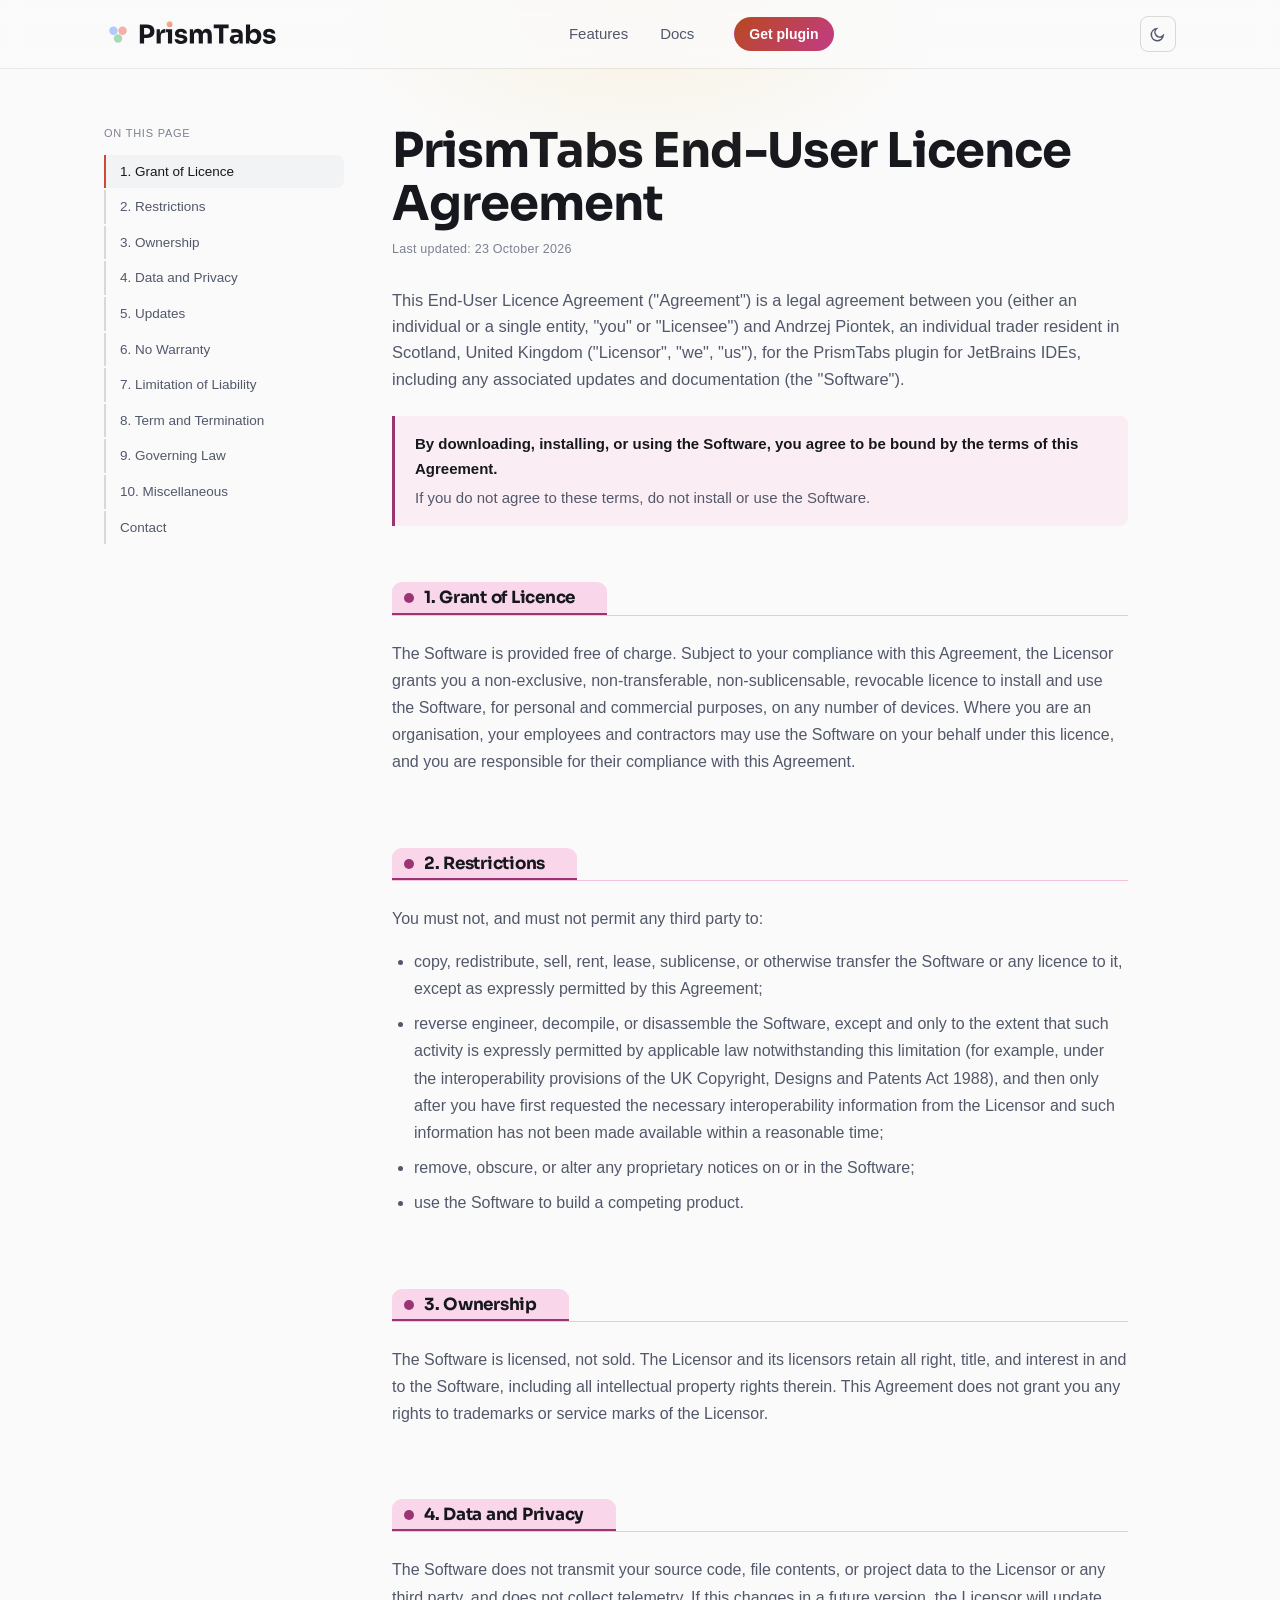
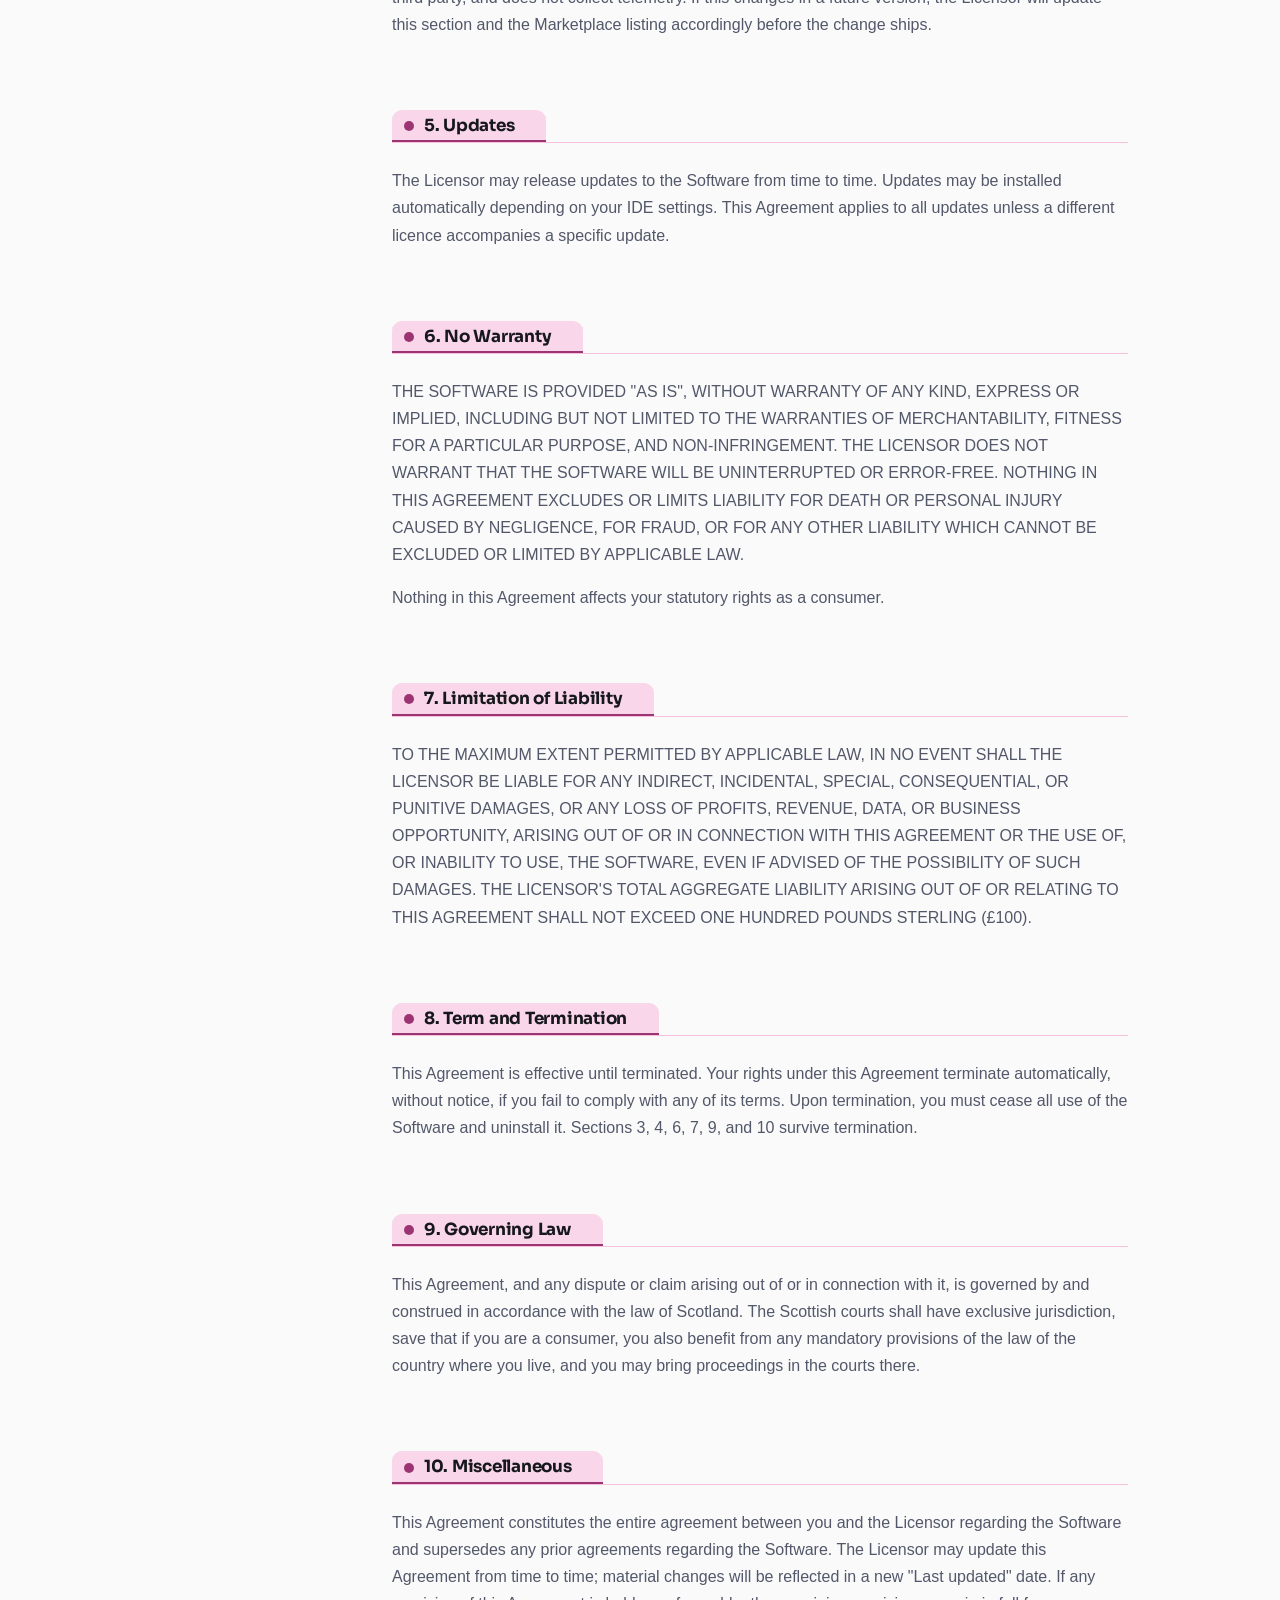
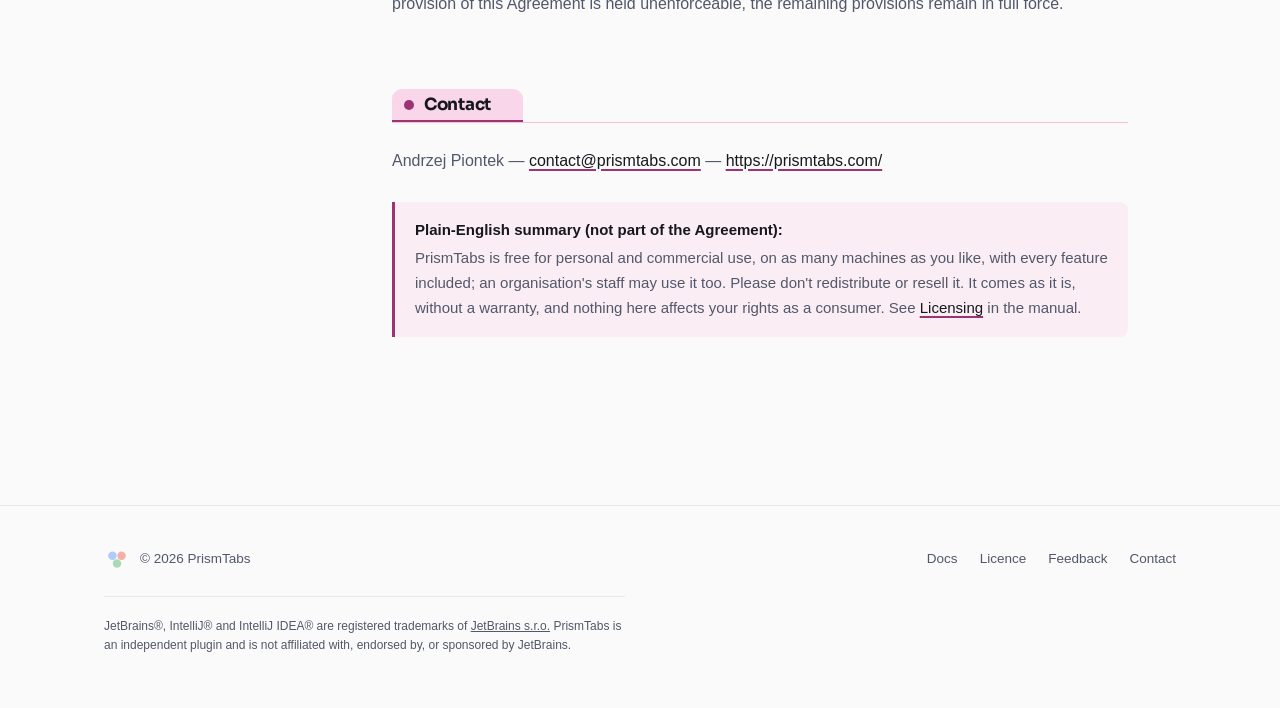
<file: eula.html>
<!doctype html>
<html lang="en">
<head>
  <meta charset="utf-8" />
  <meta name="viewport" content="width=device-width, initial-scale=1" />
  <title>Licence — PrismTabs</title>
  <meta name="description" content="The PrismTabs End-User Licence Agreement: licence grant for the free and paid features, restrictions, ownership, data and privacy, warranty, liability, and governing law." />
  <link rel="canonical" href="https://prismtabs.com/eula" />
  <link rel="icon" type="image/svg+xml" href="assets/favicon.svg" />
  <link rel="preload" href="assets/fonts/sora-latin.woff2" as="font" type="font/woff2" crossorigin />
  <link rel="stylesheet" href="assets/style.css" />
  <script>
    (function () {
      var stored = localStorage.getItem('prismtabs-theme');
      var theme = stored || (window.matchMedia('(prefers-color-scheme: light)').matches ? 'light' : 'dark');
      document.documentElement.setAttribute('data-theme', theme);
    })();
  </script>
</head>
<body>

  <header class="site-nav">
    <div class="wrap">
      <a class="brand" href="index.html">
        <svg class="brand-logo" viewBox="-40 -905 6732 1080" role="img" aria-label="PrismTabs"><defs><linearGradient id="brand-swatch" x1="0" y1="0" x2="1" y2="1"><stop offset="0" stop-color="#F5C451"/><stop offset="1" stop-color="#EF86BD"/></linearGradient></defs><g transform="translate(0 -865.0) scale(25)"><circle cx="13" cy="15" r="6.5" fill="#AECBFA"/><circle cx="27" cy="15" r="6.5" fill="#F6AEA9"/><circle cx="20" cy="27" r="6.5" fill="#A8DAB5"/></g><g transform="translate(1260 0)"><path fill="currentColor" d="M226 -209V-350.5H356.8Q395.2 -350.5 422.5 -365.8Q449.8 -381 464.6 -408.5Q479.5 -436 479.5 -472.2Q479.5 -509.5 464.6 -537Q449.8 -564.5 422.5 -579.2Q395.2 -594 356.8 -594H226V-735.5H348.5Q441.5 -735.5 508 -704.8Q574.5 -674 610 -616.8Q645.5 -559.5 645.5 -480.2V-464.2Q645.5 -386 610 -328.6Q574.5 -271.2 508 -240.1Q441.5 -209 348.5 -209ZM82 0V-735.5H246V0Z M729.5 0V-547.5H856.5V-312.5H854Q854 -428.8 903.2 -491.9Q952.5 -555 1046.5 -555H1067.5V-416.5H1027.5Q961.8 -416.5 925.9 -381.1Q890 -345.8 890 -279.2V0Z M1166.5 0V-547.5H1327V0ZM1093.5 -429.5V-547.5H1327V-429.5Z M1672.5 17.5Q1556.2 17.5 1490.1 -30.9Q1424 -79.2 1419.8 -166.2H1562.2Q1565.8 -139.8 1593.4 -119.4Q1621 -99 1675.5 -99Q1717.8 -99 1745.4 -113.2Q1773 -127.5 1773 -154.8Q1773 -178.8 1751.8 -193.5Q1730.5 -208.2 1676.8 -213.5L1633.8 -218Q1535.2 -228.2 1485.8 -272.9Q1436.2 -317.5 1436.2 -387.8Q1436.2 -446.2 1465.2 -485Q1494.2 -523.8 1545.5 -543.6Q1596.8 -563.5 1662.8 -563.5Q1768.5 -563.5 1833.5 -517.1Q1898.5 -470.8 1902 -382.8H1759.5Q1756.2 -409.5 1731.9 -428.2Q1707.5 -447 1661.2 -447Q1624 -447 1602.1 -433Q1580.2 -419 1580.2 -395.2Q1580.2 -372 1599.2 -360Q1618.2 -348 1660.8 -343L1703.8 -338.5Q1804.8 -328 1860.9 -282.8Q1917 -237.5 1917 -162.2Q1917 -107 1887 -66.6Q1857 -26.2 1802.1 -4.4Q1747.2 17.5 1672.5 17.5Z M2010.5 0V-547.5H2137.5V-311.8H2128.5Q2128.5 -395.8 2149.8 -451.8Q2171 -507.8 2212.8 -536.4Q2254.5 -565 2316 -565H2323Q2385.2 -565 2426.8 -536.4Q2468.2 -507.8 2489.4 -451.8Q2510.5 -395.8 2510.5 -311.8H2472Q2472 -395.8 2493.4 -451.8Q2514.8 -507.8 2556.6 -536.4Q2598.5 -565 2660 -565H2667Q2729.2 -565 2771.6 -536.4Q2814 -507.8 2836 -451.8Q2858 -395.8 2858 -311.8V0H2697.5V-320.8Q2697.5 -365.5 2674.1 -393.5Q2650.8 -421.5 2608 -421.5Q2564.8 -421.5 2539.6 -393Q2514.5 -364.5 2514.5 -317.8V0H2354V-320.8Q2354 -365.5 2330.6 -393.5Q2307.2 -421.5 2264.5 -421.5Q2221.2 -421.5 2196.1 -393Q2171 -364.5 2171 -317.8V0Z M3138 0V-606.5H3302V0ZM2932.5 -586.5V-730H3507.5V-586.5Z M3922.8 0V-161.5H3896.2V-337.5Q3896.2 -379.8 3876 -400.6Q3855.8 -421.5 3812 -421.5Q3790 -421.5 3754 -420.5Q3718 -419.5 3679.8 -417.8Q3641.5 -416 3610.5 -414V-549Q3634 -551 3664.9 -552.9Q3695.8 -554.8 3728.9 -555.6Q3762 -556.5 3790.5 -556.5Q3874.8 -556.5 3932.4 -532.9Q3990 -509.2 4019.9 -460.8Q4049.8 -412.2 4049.8 -335.8V0ZM3747.8 14Q3689.2 14 3644.6 -6.9Q3600 -27.8 3575 -67.1Q3550 -106.5 3550 -161.5Q3550 -222.2 3581.1 -260.6Q3612.2 -299 3668 -317.4Q3723.8 -335.8 3797.2 -335.8H3913.8V-247.2H3796.2Q3754 -247.2 3731.2 -226.4Q3708.5 -205.5 3708.5 -171.2Q3708.5 -137.8 3731.2 -117.1Q3754 -96.5 3796.2 -96.5Q3822.8 -96.5 3844.4 -106Q3866 -115.5 3880.1 -138.6Q3894.2 -161.8 3896.2 -202.5L3934.2 -163Q3929.2 -106 3906.8 -66.8Q3884.2 -27.5 3844.8 -6.8Q3805.2 14 3747.8 14Z M4513 18Q4445.5 18 4394.8 -10.2Q4344 -38.5 4315.1 -92.9Q4286.2 -147.2 4284 -225.2H4302.5V0H4175.5V-730H4336V-359.2L4297.5 -311Q4300.8 -393.5 4329.5 -450Q4358.2 -506.5 4408 -535.2Q4457.8 -564 4521.8 -564Q4578 -564 4623.5 -543.2Q4669 -522.5 4701.1 -485Q4733.2 -447.5 4750.5 -396.9Q4767.8 -346.2 4767.8 -286.2V-263.8Q4767.8 -203.8 4750.4 -152.6Q4733 -101.5 4699.5 -63Q4666 -24.5 4619 -3.2Q4572 18 4513 18ZM4471.2 -115.5Q4511.8 -115.5 4542.4 -135.9Q4573 -156.2 4590.1 -192.4Q4607.2 -228.5 4607.2 -275Q4607.2 -322.2 4590 -357.1Q4572.8 -392 4542.5 -411.2Q4512.2 -430.5 4471.2 -430.5Q4434.5 -430.5 4402.9 -413.9Q4371.2 -397.2 4351.6 -365.4Q4332 -333.5 4332 -288.5V-251.5Q4332 -208.5 4352.5 -178.1Q4373 -147.8 4405 -131.6Q4437 -115.5 4471.2 -115.5Z M5076.5 17.5Q4960.2 17.5 4894.1 -30.9Q4828 -79.2 4823.8 -166.2H4966.2Q4969.8 -139.8 4997.4 -119.4Q5025 -99 5079.5 -99Q5121.8 -99 5149.4 -113.2Q5177 -127.5 5177 -154.8Q5177 -178.8 5155.8 -193.5Q5134.5 -208.2 5080.8 -213.5L5037.8 -218Q4939.2 -228.2 4889.8 -272.9Q4840.2 -317.5 4840.2 -387.8Q4840.2 -446.2 4869.2 -485Q4898.2 -523.8 4949.5 -543.6Q5000.8 -563.5 5066.8 -563.5Q5172.5 -563.5 5237.5 -517.1Q5302.5 -470.8 5306 -382.8H5163.5Q5160.2 -409.5 5135.9 -428.2Q5111.5 -447 5065.2 -447Q5028 -447 5006.1 -433Q4984.2 -419 4984.2 -395.2Q4984.2 -372 5003.2 -360Q5022.2 -348 5064.8 -343L5107.8 -338.5Q5208.8 -328 5264.9 -282.8Q5321 -237.5 5321 -162.2Q5321 -107 5291 -66.6Q5261 -26.2 5206.1 -4.4Q5151.2 17.5 5076.5 17.5Z"/><circle cx="1229.0" cy="-740" r="112" fill="url(#brand-swatch)"/></g></svg>
      </a>
      <button class="nav-toggle" id="navToggle" aria-expanded="false" aria-controls="navLinks" aria-label="Toggle navigation">
        <svg width="18" height="18" viewBox="0 0 18 18" fill="none" stroke="currentColor" stroke-width="1.6"><path d="M2 4.5h14M2 9h14M2 13.5h14"/></svg>
      </button>
      <nav class="nav-links" id="navLinks">
        <a href="index.html#features">Features</a>
        <a href="docs.html">Docs</a>
        <a class="btn btn-primary" href="https://plugins.jetbrains.com/plugin/34416-prismtabs?noRedirect=true" target="_blank" rel="noopener">Get plugin</a>
      </nav>
      <button class="theme-toggle" id="themeToggle" type="button" aria-label="Switch to light theme">
        <svg class="icon-sun" width="17" height="17" viewBox="0 0 18 18" fill="none" stroke="currentColor" stroke-width="1.6"><circle cx="9" cy="9" r="3.6"/><path d="M9 1.5v2M9 14.5v2M3.5 3.5l1.4 1.4M13.1 13.1l1.4 1.4M1.5 9h2M14.5 9h2M3.5 14.5l1.4-1.4M13.1 4.9l1.4-1.4"/></svg>
        <svg class="icon-moon" width="17" height="17" viewBox="0 0 18 18" fill="none" stroke="currentColor" stroke-width="1.6"><path d="M15 10.2A6.3 6.3 0 117.8 3a5 5 0 007.2 7.2z"/></svg>
      </button>
    </div>
  </header>

  <div class="wrap docs-shell manual legal">
    <aside class="docs-toc">
      <button class="toc-toggle" id="tocToggle" type="button" aria-expanded="false" aria-controls="tocTree">
        On this page
        <svg width="14" height="14" viewBox="0 0 14 14" fill="none" stroke="currentColor" stroke-width="1.6" aria-hidden="true"><path d="M3.5 5.25 7 8.75l3.5-3.5"/></svg>
      </button>
      <div class="toc-title">On this page</div>
      <nav class="toc-tree" id="tocTree" aria-label="On this page">
        <a href="#grant">1. Grant of Licence</a>
        <a href="#restrictions">2. Restrictions</a>
        <a href="#ownership">3. Ownership</a>
        <a href="#data">4. Data and Privacy</a>
        <a href="#updates">5. Updates</a>
        <a href="#warranty">6. No Warranty</a>
        <a href="#liability">7. Limitation of Liability</a>
        <a href="#termination">8. Term and Termination</a>
        <a href="#governing-law">9. Governing Law</a>
        <a href="#miscellaneous">10. Miscellaneous</a>
        <a href="#contact">Contact</a>
      </nav>
    </aside>

    <div class="docs-content">
      <h1>PrismTabs End-User Licence Agreement</h1>
      <p class="legal-meta">Last updated: <time datetime="2026-10-23">23 October 2026</time></p>
      <p class="lead legal-lead">
        This End-User Licence Agreement ("Agreement") is a legal agreement between you (either an
        individual or a single entity, "you" or "Licensee") and Andrzej Piontek, an individual
        trader resident in Scotland, United Kingdom ("Licensor", "we", "us"), for the PrismTabs
        plugin for JetBrains IDEs, including any associated updates and documentation (the
        "Software").
      </p>

      <div class="callout legal-accept">
        <strong>By downloading, installing, or using the Software, you agree to be bound by the
        terms of this Agreement.</strong> If you do not agree to these terms, do not install or use
        the Software.
      </div>

      <section class="docs-section" id="grant">
        <h2><a class="section-tab" href="#grant"><span class="chapter-dot" aria-hidden="true"></span>1. Grant of Licence</a></h2>

        <p>
          The Software is provided free of charge. Subject to your compliance with this Agreement,
          the Licensor grants you a non-exclusive, non-transferable, non-sublicensable, revocable
          licence to install and use the Software, for personal and commercial purposes, on any
          number of devices. Where you are an organisation, your employees and contractors may use
          the Software on your behalf under this licence, and you are responsible for their
          compliance with this Agreement.
        </p>
      </section>

      <section class="docs-section" id="restrictions">
        <h2><a class="section-tab" href="#restrictions"><span class="chapter-dot" aria-hidden="true"></span>2. Restrictions</a></h2>
        <p>You must not, and must not permit any third party to:</p>
        <ul>
          <li>copy, redistribute, sell, rent, lease, sublicense, or otherwise transfer the Software or any licence to it, except as expressly permitted by this Agreement;</li>
          <li>reverse engineer, decompile, or disassemble the Software, except and only to the extent that such activity is expressly permitted by applicable law notwithstanding this limitation (for example, under the interoperability provisions of the UK Copyright, Designs and Patents Act 1988), and then only after you have first requested the necessary interoperability information from the Licensor and such information has not been made available within a reasonable time;</li>
          <li>remove, obscure, or alter any proprietary notices on or in the Software;</li>
          <li>use the Software to build a competing product.</li>
        </ul>
      </section>

      <section class="docs-section" id="ownership">
        <h2><a class="section-tab" href="#ownership"><span class="chapter-dot" aria-hidden="true"></span>3. Ownership</a></h2>
        <p>
          The Software is licensed, not sold. The Licensor and its licensors retain all right,
          title, and interest in and to the Software, including all intellectual property rights
          therein. This Agreement does not grant you any rights to trademarks or service marks of
          the Licensor.
        </p>
      </section>

      <section class="docs-section" id="data">
        <h2><a class="section-tab" href="#data"><span class="chapter-dot" aria-hidden="true"></span>4. Data and Privacy</a></h2>
        <p>
          The Software does not transmit your source code, file contents, or project data to the
          Licensor or any third party, and does not collect telemetry. If this changes in a future
          version, the Licensor will update this section and the Marketplace listing
          accordingly before the change ships.
        </p>
      </section>

      <section class="docs-section" id="updates">
        <h2><a class="section-tab" href="#updates"><span class="chapter-dot" aria-hidden="true"></span>5. Updates</a></h2>
        <p>
          The Licensor may release updates to the Software from time to time. Updates may be
          installed automatically depending on your IDE settings. This Agreement applies to all
          updates unless a different licence accompanies a specific update.
        </p>
      </section>

      <section class="docs-section" id="warranty">
        <h2><a class="section-tab" href="#warranty"><span class="chapter-dot" aria-hidden="true"></span>6. No Warranty</a></h2>
        <p>
          THE SOFTWARE IS PROVIDED "AS IS", WITHOUT WARRANTY OF ANY KIND, EXPRESS OR IMPLIED,
          INCLUDING BUT NOT LIMITED TO THE WARRANTIES OF MERCHANTABILITY, FITNESS FOR A PARTICULAR
          PURPOSE, AND NON-INFRINGEMENT. THE LICENSOR DOES NOT WARRANT THAT THE SOFTWARE WILL BE
          UNINTERRUPTED OR ERROR-FREE. NOTHING IN THIS AGREEMENT EXCLUDES OR LIMITS LIABILITY FOR
          DEATH OR PERSONAL INJURY CAUSED BY NEGLIGENCE, FOR FRAUD, OR FOR ANY OTHER LIABILITY WHICH
          CANNOT BE EXCLUDED OR LIMITED BY APPLICABLE LAW.
        </p>
        <p>Nothing in this Agreement affects your statutory rights as a consumer.</p>
      </section>

      <section class="docs-section" id="liability">
        <h2><a class="section-tab" href="#liability"><span class="chapter-dot" aria-hidden="true"></span>7. Limitation of Liability</a></h2>
        <p>
          TO THE MAXIMUM EXTENT PERMITTED BY APPLICABLE LAW, IN NO EVENT SHALL THE LICENSOR BE
          LIABLE FOR ANY INDIRECT, INCIDENTAL, SPECIAL, CONSEQUENTIAL, OR PUNITIVE DAMAGES, OR ANY
          LOSS OF PROFITS, REVENUE, DATA, OR BUSINESS OPPORTUNITY, ARISING OUT OF OR IN CONNECTION
          WITH THIS AGREEMENT OR THE USE OF, OR INABILITY TO USE, THE SOFTWARE, EVEN IF ADVISED OF
          THE POSSIBILITY OF SUCH DAMAGES. THE LICENSOR'S TOTAL AGGREGATE LIABILITY ARISING OUT OF
          OR RELATING TO THIS AGREEMENT SHALL NOT EXCEED ONE HUNDRED POUNDS STERLING (£100).
        </p>
      </section>

      <section class="docs-section" id="termination">
        <h2><a class="section-tab" href="#termination"><span class="chapter-dot" aria-hidden="true"></span>8. Term and Termination</a></h2>
        <p>
          This Agreement is effective until terminated. Your rights under this Agreement terminate
          automatically, without notice, if you fail to comply with any of its terms. Upon
          termination, you must cease all use of the Software and uninstall it. Sections 3, 4, 6,
          7, 9, and 10 survive termination.
        </p>
      </section>

      <section class="docs-section" id="governing-law">
        <h2><a class="section-tab" href="#governing-law"><span class="chapter-dot" aria-hidden="true"></span>9. Governing Law</a></h2>
        <p>
          This Agreement, and any dispute or claim arising out of or in connection with it, is
          governed by and construed in accordance with the law of Scotland. The Scottish courts
          shall have exclusive jurisdiction, save that if you are a consumer, you also benefit from
          any mandatory provisions of the law of the country where you live, and you may bring
          proceedings in the courts there.
        </p>
      </section>

      <section class="docs-section" id="miscellaneous">
        <h2><a class="section-tab" href="#miscellaneous"><span class="chapter-dot" aria-hidden="true"></span>10. Miscellaneous</a></h2>
        <p>
          This Agreement constitutes the entire agreement between you and the Licensor regarding the
          Software and supersedes any prior agreements regarding the Software. The Licensor may
          update this Agreement from time to time; material changes will be reflected in a new "Last
          updated" date. If any provision of this Agreement is held unenforceable, the
          remaining provisions remain in full force.
        </p>
      </section>

      <section class="docs-section" id="contact">
        <h2><a class="section-tab" href="#contact"><span class="chapter-dot" aria-hidden="true"></span>Contact</a></h2>
        <p>
          Andrzej Piontek —
          <a href="mailto:contact@prismtabs.com">contact@prismtabs.com</a> —
          <a href="https://prismtabs.com/">https://prismtabs.com/</a>
        </p>
        <div class="callout" data-site-only>
          <strong>Plain-English summary (not part of the Agreement):</strong> PrismTabs is free
          for personal and commercial use, on as many machines as you like, with every feature
          included; an organisation's staff may use it too. Please don't redistribute or resell it.
          It comes as it is, without a warranty, and nothing here affects your rights as a consumer.
          See <a href="docs.html#licensing">Licensing</a> in the manual.
        </div>
      </section>
    </div>
  </div>

  <footer>
    <div class="wrap footer-grid">
      <div class="footer-brand">
        <svg class="brand-mark" width="20" height="20" viewBox="0 0 40 40" aria-hidden="true">
          <circle cx="13" cy="15" r="6.5" fill="#AECBFA"/>
          <circle cx="27" cy="15" r="6.5" fill="#F6AEA9"/>
          <circle cx="20" cy="27" r="6.5" fill="#A8DAB5"/>
        </svg>
        © 2026 PrismTabs
      </div>
      <nav class="footer-links">
        <a href="docs.html">Docs</a>
        <a href="eula.html" aria-current="page">Licence</a>
        <a href="https://github.com/prismtabs/prismtabs-feedback">Feedback</a>
        <a href="mailto:contact@prismtabs.com">Contact</a>
      </nav>
    </div>
    <div class="wrap">
      <p class="footer-legal">
        JetBrains&reg;, IntelliJ&reg; and IntelliJ IDEA&reg; are registered
        trademarks of <a href="https://www.jetbrains.com/">JetBrains s.r.o.</a> PrismTabs is an
        independent plugin and is not affiliated with, endorsed by, or sponsored by JetBrains.
      </p>
    </div>
  </footer>

  <script src="assets/toc.js"></script>
  <script>
    var navToggle = document.getElementById('navToggle');
    if (navToggle) {
      navToggle.addEventListener('click', function () {
        var expanded = navToggle.getAttribute('aria-expanded') === 'true';
        navToggle.setAttribute('aria-expanded', String(!expanded));
        document.body.classList.toggle('nav-open', !expanded);
      });
    }

    var themeToggle = document.getElementById('themeToggle');
    if (themeToggle) {
      var setThemeLabel = function (theme) {
        var next = theme === 'light' ? 'dark' : 'light';
        themeToggle.setAttribute('aria-label', 'Switch to ' + next + ' theme');
      };
      setThemeLabel(document.documentElement.getAttribute('data-theme'));
      themeToggle.addEventListener('click', function () {
        var current = document.documentElement.getAttribute('data-theme') === 'light' ? 'light' : 'dark';
        var next = current === 'light' ? 'dark' : 'light';
        document.documentElement.setAttribute('data-theme', next);
        localStorage.setItem('prismtabs-theme', next);
        setThemeLabel(next);
      });
    }
  </script>
</body>
</html>
</file>
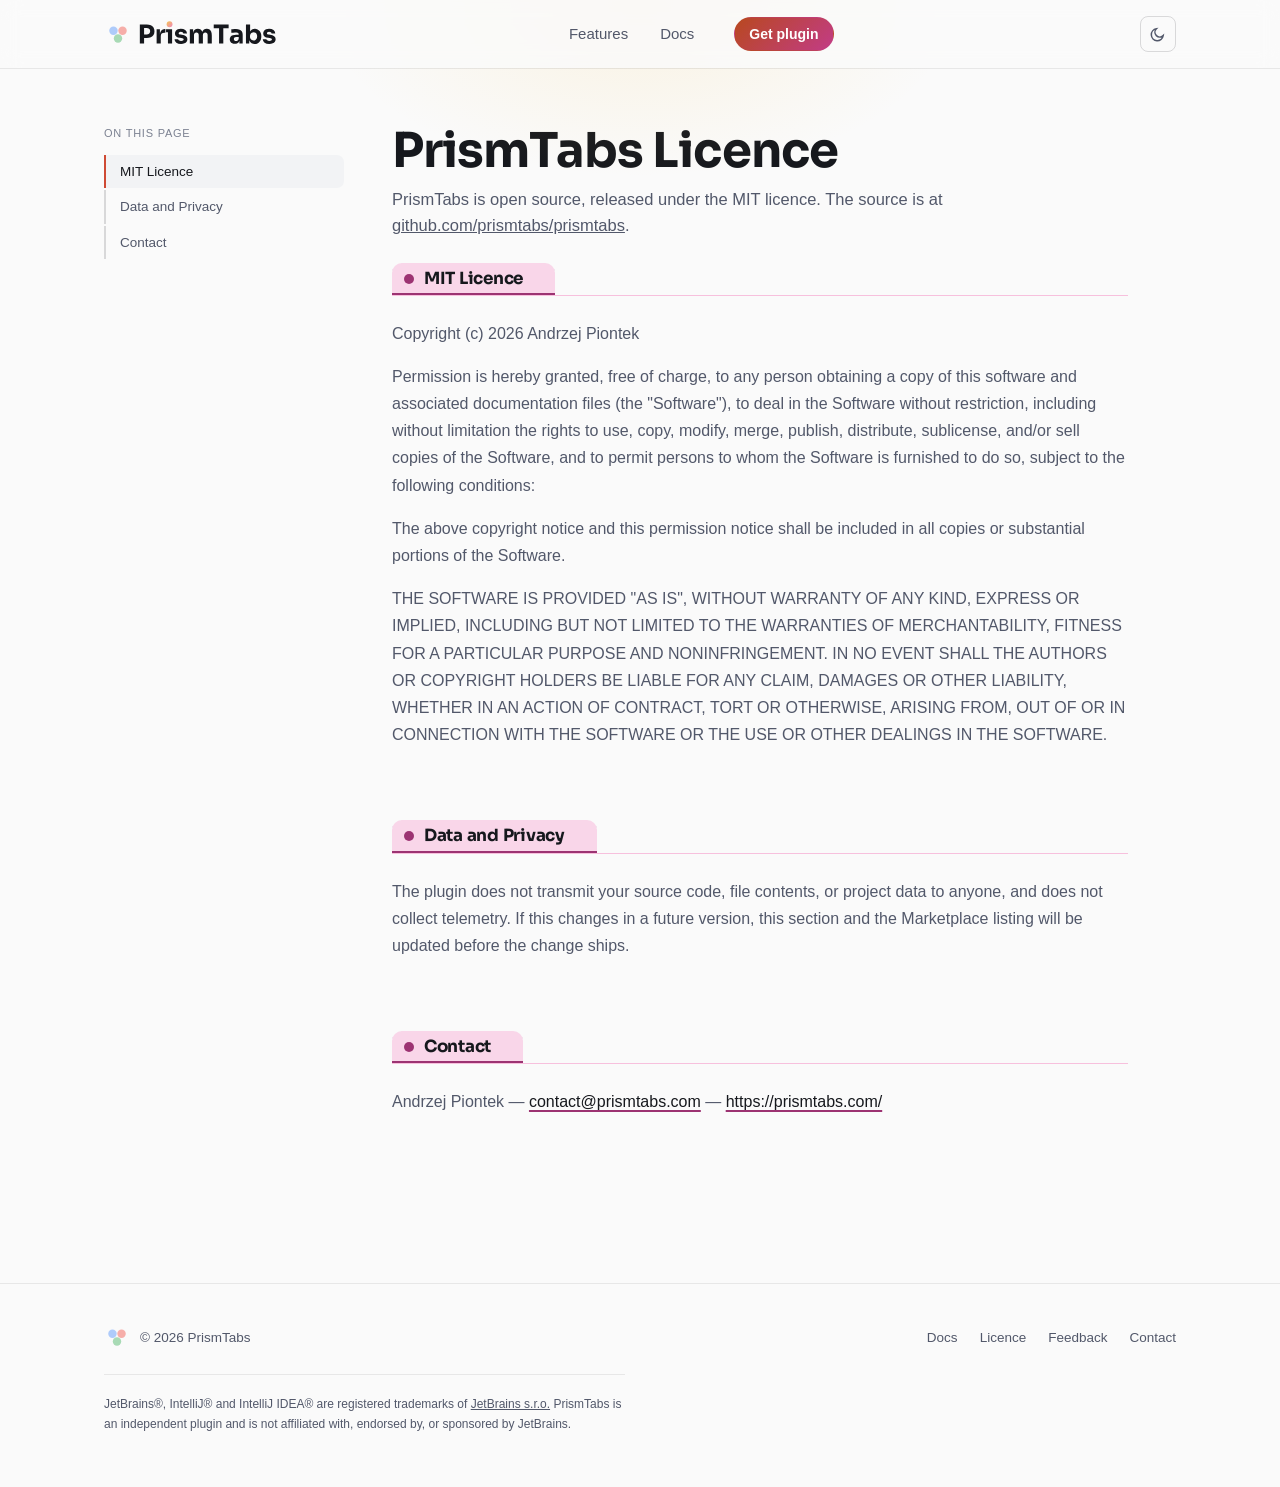
<file: licence.html>
<!doctype html>
<html lang="en">
<head>
  <meta charset="utf-8" />
  <meta name="viewport" content="width=device-width, initial-scale=1" />
  <title>Licence — PrismTabs</title>
  <meta name="description" content="PrismTabs is open source under the MIT licence: free to use, copy, modify and distribute, provided without warranty." />
  <link rel="canonical" href="https://prismtabs.com/licence" />
  <link rel="icon" type="image/svg+xml" href="assets/favicon.svg" />
  <link rel="preload" href="assets/fonts/sora-latin.woff2" as="font" type="font/woff2" crossorigin />
  <link rel="stylesheet" href="assets/style.css" />
  <script>
    (function () {
      var stored = localStorage.getItem('prismtabs-theme');
      var theme = stored || (window.matchMedia('(prefers-color-scheme: light)').matches ? 'light' : 'dark');
      document.documentElement.setAttribute('data-theme', theme);
    })();
  </script>
</head>
<body>

  <header class="site-nav">
    <div class="wrap">
      <a class="brand" href="index.html">
        <svg class="brand-logo" viewBox="-40 -905 6732 1080" role="img" aria-label="PrismTabs"><defs><linearGradient id="brand-swatch" x1="0" y1="0" x2="1" y2="1"><stop offset="0" stop-color="#F5C451"/><stop offset="1" stop-color="#EF86BD"/></linearGradient></defs><g transform="translate(0 -865.0) scale(25)"><circle cx="13" cy="15" r="6.5" fill="#AECBFA"/><circle cx="27" cy="15" r="6.5" fill="#F6AEA9"/><circle cx="20" cy="27" r="6.5" fill="#A8DAB5"/></g><g transform="translate(1260 0)"><path fill="currentColor" d="M226 -209V-350.5H356.8Q395.2 -350.5 422.5 -365.8Q449.8 -381 464.6 -408.5Q479.5 -436 479.5 -472.2Q479.5 -509.5 464.6 -537Q449.8 -564.5 422.5 -579.2Q395.2 -594 356.8 -594H226V-735.5H348.5Q441.5 -735.5 508 -704.8Q574.5 -674 610 -616.8Q645.5 -559.5 645.5 -480.2V-464.2Q645.5 -386 610 -328.6Q574.5 -271.2 508 -240.1Q441.5 -209 348.5 -209ZM82 0V-735.5H246V0Z M729.5 0V-547.5H856.5V-312.5H854Q854 -428.8 903.2 -491.9Q952.5 -555 1046.5 -555H1067.5V-416.5H1027.5Q961.8 -416.5 925.9 -381.1Q890 -345.8 890 -279.2V0Z M1166.5 0V-547.5H1327V0ZM1093.5 -429.5V-547.5H1327V-429.5Z M1672.5 17.5Q1556.2 17.5 1490.1 -30.9Q1424 -79.2 1419.8 -166.2H1562.2Q1565.8 -139.8 1593.4 -119.4Q1621 -99 1675.5 -99Q1717.8 -99 1745.4 -113.2Q1773 -127.5 1773 -154.8Q1773 -178.8 1751.8 -193.5Q1730.5 -208.2 1676.8 -213.5L1633.8 -218Q1535.2 -228.2 1485.8 -272.9Q1436.2 -317.5 1436.2 -387.8Q1436.2 -446.2 1465.2 -485Q1494.2 -523.8 1545.5 -543.6Q1596.8 -563.5 1662.8 -563.5Q1768.5 -563.5 1833.5 -517.1Q1898.5 -470.8 1902 -382.8H1759.5Q1756.2 -409.5 1731.9 -428.2Q1707.5 -447 1661.2 -447Q1624 -447 1602.1 -433Q1580.2 -419 1580.2 -395.2Q1580.2 -372 1599.2 -360Q1618.2 -348 1660.8 -343L1703.8 -338.5Q1804.8 -328 1860.9 -282.8Q1917 -237.5 1917 -162.2Q1917 -107 1887 -66.6Q1857 -26.2 1802.1 -4.4Q1747.2 17.5 1672.5 17.5Z M2010.5 0V-547.5H2137.5V-311.8H2128.5Q2128.5 -395.8 2149.8 -451.8Q2171 -507.8 2212.8 -536.4Q2254.5 -565 2316 -565H2323Q2385.2 -565 2426.8 -536.4Q2468.2 -507.8 2489.4 -451.8Q2510.5 -395.8 2510.5 -311.8H2472Q2472 -395.8 2493.4 -451.8Q2514.8 -507.8 2556.6 -536.4Q2598.5 -565 2660 -565H2667Q2729.2 -565 2771.6 -536.4Q2814 -507.8 2836 -451.8Q2858 -395.8 2858 -311.8V0H2697.5V-320.8Q2697.5 -365.5 2674.1 -393.5Q2650.8 -421.5 2608 -421.5Q2564.8 -421.5 2539.6 -393Q2514.5 -364.5 2514.5 -317.8V0H2354V-320.8Q2354 -365.5 2330.6 -393.5Q2307.2 -421.5 2264.5 -421.5Q2221.2 -421.5 2196.1 -393Q2171 -364.5 2171 -317.8V0Z M3138 0V-606.5H3302V0ZM2932.5 -586.5V-730H3507.5V-586.5Z M3922.8 0V-161.5H3896.2V-337.5Q3896.2 -379.8 3876 -400.6Q3855.8 -421.5 3812 -421.5Q3790 -421.5 3754 -420.5Q3718 -419.5 3679.8 -417.8Q3641.5 -416 3610.5 -414V-549Q3634 -551 3664.9 -552.9Q3695.8 -554.8 3728.9 -555.6Q3762 -556.5 3790.5 -556.5Q3874.8 -556.5 3932.4 -532.9Q3990 -509.2 4019.9 -460.8Q4049.8 -412.2 4049.8 -335.8V0ZM3747.8 14Q3689.2 14 3644.6 -6.9Q3600 -27.8 3575 -67.1Q3550 -106.5 3550 -161.5Q3550 -222.2 3581.1 -260.6Q3612.2 -299 3668 -317.4Q3723.8 -335.8 3797.2 -335.8H3913.8V-247.2H3796.2Q3754 -247.2 3731.2 -226.4Q3708.5 -205.5 3708.5 -171.2Q3708.5 -137.8 3731.2 -117.1Q3754 -96.5 3796.2 -96.5Q3822.8 -96.5 3844.4 -106Q3866 -115.5 3880.1 -138.6Q3894.2 -161.8 3896.2 -202.5L3934.2 -163Q3929.2 -106 3906.8 -66.8Q3884.2 -27.5 3844.8 -6.8Q3805.2 14 3747.8 14Z M4513 18Q4445.5 18 4394.8 -10.2Q4344 -38.5 4315.1 -92.9Q4286.2 -147.2 4284 -225.2H4302.5V0H4175.5V-730H4336V-359.2L4297.5 -311Q4300.8 -393.5 4329.5 -450Q4358.2 -506.5 4408 -535.2Q4457.8 -564 4521.8 -564Q4578 -564 4623.5 -543.2Q4669 -522.5 4701.1 -485Q4733.2 -447.5 4750.5 -396.9Q4767.8 -346.2 4767.8 -286.2V-263.8Q4767.8 -203.8 4750.4 -152.6Q4733 -101.5 4699.5 -63Q4666 -24.5 4619 -3.2Q4572 18 4513 18ZM4471.2 -115.5Q4511.8 -115.5 4542.4 -135.9Q4573 -156.2 4590.1 -192.4Q4607.2 -228.5 4607.2 -275Q4607.2 -322.2 4590 -357.1Q4572.8 -392 4542.5 -411.2Q4512.2 -430.5 4471.2 -430.5Q4434.5 -430.5 4402.9 -413.9Q4371.2 -397.2 4351.6 -365.4Q4332 -333.5 4332 -288.5V-251.5Q4332 -208.5 4352.5 -178.1Q4373 -147.8 4405 -131.6Q4437 -115.5 4471.2 -115.5Z M5076.5 17.5Q4960.2 17.5 4894.1 -30.9Q4828 -79.2 4823.8 -166.2H4966.2Q4969.8 -139.8 4997.4 -119.4Q5025 -99 5079.5 -99Q5121.8 -99 5149.4 -113.2Q5177 -127.5 5177 -154.8Q5177 -178.8 5155.8 -193.5Q5134.5 -208.2 5080.8 -213.5L5037.8 -218Q4939.2 -228.2 4889.8 -272.9Q4840.2 -317.5 4840.2 -387.8Q4840.2 -446.2 4869.2 -485Q4898.2 -523.8 4949.5 -543.6Q5000.8 -563.5 5066.8 -563.5Q5172.5 -563.5 5237.5 -517.1Q5302.5 -470.8 5306 -382.8H5163.5Q5160.2 -409.5 5135.9 -428.2Q5111.5 -447 5065.2 -447Q5028 -447 5006.1 -433Q4984.2 -419 4984.2 -395.2Q4984.2 -372 5003.2 -360Q5022.2 -348 5064.8 -343L5107.8 -338.5Q5208.8 -328 5264.9 -282.8Q5321 -237.5 5321 -162.2Q5321 -107 5291 -66.6Q5261 -26.2 5206.1 -4.4Q5151.2 17.5 5076.5 17.5Z"/><circle cx="1229.0" cy="-740" r="112" fill="url(#brand-swatch)"/></g></svg>
      </a>
      <button class="nav-toggle" id="navToggle" aria-expanded="false" aria-controls="navLinks" aria-label="Toggle navigation">
        <svg width="18" height="18" viewBox="0 0 18 18" fill="none" stroke="currentColor" stroke-width="1.6"><path d="M2 4.5h14M2 9h14M2 13.5h14"/></svg>
      </button>
      <nav class="nav-links" id="navLinks">
        <a href="index.html#features">Features</a>
        <a href="docs.html">Docs</a>
        <a class="btn btn-primary" href="https://plugins.jetbrains.com/plugin/34416-prismtabs?noRedirect=true" target="_blank" rel="noopener">Get plugin</a>
      </nav>
      <button class="theme-toggle" id="themeToggle" type="button" aria-label="Switch to light theme">
        <svg class="icon-sun" width="17" height="17" viewBox="0 0 18 18" fill="none" stroke="currentColor" stroke-width="1.6"><circle cx="9" cy="9" r="3.6"/><path d="M9 1.5v2M9 14.5v2M3.5 3.5l1.4 1.4M13.1 13.1l1.4 1.4M1.5 9h2M14.5 9h2M3.5 14.5l1.4-1.4M13.1 4.9l1.4-1.4"/></svg>
        <svg class="icon-moon" width="17" height="17" viewBox="0 0 18 18" fill="none" stroke="currentColor" stroke-width="1.6"><path d="M15 10.2A6.3 6.3 0 117.8 3a5 5 0 007.2 7.2z"/></svg>
      </button>
    </div>
  </header>

  <div class="wrap docs-shell manual legal">
    <aside class="docs-toc">
      <button class="toc-toggle" id="tocToggle" type="button" aria-expanded="false" aria-controls="tocTree">
        On this page
        <svg width="14" height="14" viewBox="0 0 14 14" fill="none" stroke="currentColor" stroke-width="1.6" aria-hidden="true"><path d="M3.5 5.25 7 8.75l3.5-3.5"/></svg>
      </button>
      <div class="toc-title">On this page</div>
      <nav class="toc-tree" id="tocTree" aria-label="On this page">
        <a href="#licence">MIT Licence</a>
        <a href="#privacy">Data and Privacy</a>
        <a href="#contact">Contact</a>
      </nav>
    </aside>

    <div class="docs-content">
      <h1>PrismTabs Licence</h1>
      <p class="lead legal-lead">
        PrismTabs is open source, released under the MIT licence. The source is at
        <a href="https://github.com/prismtabs/prismtabs">github.com/prismtabs/prismtabs</a>.
      </p>

      <section class="docs-section" id="licence">
        <h2><a class="section-tab" href="#licence"><span class="chapter-dot" aria-hidden="true"></span>MIT Licence</a></h2>
        <p>Copyright (c) 2026 Andrzej Piontek</p>
        <p>
          Permission is hereby granted, free of charge, to any person obtaining a copy of this
          software and associated documentation files (the "Software"), to deal in the Software
          without restriction, including without limitation the rights to use, copy, modify,
          merge, publish, distribute, sublicense, and/or sell copies of the Software, and to
          permit persons to whom the Software is furnished to do so, subject to the following
          conditions:
        </p>
        <p>
          The above copyright notice and this permission notice shall be included in all copies or
          substantial portions of the Software.
        </p>
        <p>
          THE SOFTWARE IS PROVIDED "AS IS", WITHOUT WARRANTY OF ANY KIND, EXPRESS OR IMPLIED,
          INCLUDING BUT NOT LIMITED TO THE WARRANTIES OF MERCHANTABILITY, FITNESS FOR A PARTICULAR
          PURPOSE AND NONINFRINGEMENT. IN NO EVENT SHALL THE AUTHORS OR COPYRIGHT HOLDERS BE LIABLE
          FOR ANY CLAIM, DAMAGES OR OTHER LIABILITY, WHETHER IN AN ACTION OF CONTRACT, TORT OR
          OTHERWISE, ARISING FROM, OUT OF OR IN CONNECTION WITH THE SOFTWARE OR THE USE OR OTHER
          DEALINGS IN THE SOFTWARE.
        </p>
      </section>

      <section class="docs-section" id="privacy">
        <h2><a class="section-tab" href="#privacy"><span class="chapter-dot" aria-hidden="true"></span>Data and Privacy</a></h2>
        <p>
          The plugin does not transmit your source code, file contents, or project data to anyone,
          and does not collect telemetry. If this changes in a future version, this section and
          the Marketplace listing will be updated before the change ships.
        </p>
      </section>

      <section class="docs-section" id="contact">
        <h2><a class="section-tab" href="#contact"><span class="chapter-dot" aria-hidden="true"></span>Contact</a></h2>
        <p>
          Andrzej Piontek —
          <a href="mailto:contact@prismtabs.com">contact@prismtabs.com</a> —
          <a href="https://prismtabs.com/">https://prismtabs.com/</a>
        </p>
      </section>
    </div>
  </div>

  <footer>
    <div class="wrap footer-grid">
      <div class="footer-brand">
        <svg class="brand-mark" width="20" height="20" viewBox="0 0 40 40" aria-hidden="true">
          <circle cx="13" cy="15" r="6.5" fill="#AECBFA"/>
          <circle cx="27" cy="15" r="6.5" fill="#F6AEA9"/>
          <circle cx="20" cy="27" r="6.5" fill="#A8DAB5"/>
        </svg>
        © 2026 PrismTabs
      </div>
      <nav class="footer-links">
        <a href="docs.html">Docs</a>
        <a href="licence.html" aria-current="page">Licence</a>
        <a href="https://github.com/prismtabs/prismtabs/issues">Feedback</a>
        <a href="mailto:contact@prismtabs.com">Contact</a>
      </nav>
    </div>
    <div class="wrap">
      <p class="footer-legal">
        JetBrains&reg;, IntelliJ&reg; and IntelliJ IDEA&reg; are registered
        trademarks of <a href="https://www.jetbrains.com/">JetBrains s.r.o.</a> PrismTabs is an
        independent plugin and is not affiliated with, endorsed by, or sponsored by JetBrains.
      </p>
    </div>
  </footer>

  <script src="assets/toc.js"></script>
  <script>
    var navToggle = document.getElementById('navToggle');
    if (navToggle) {
      navToggle.addEventListener('click', function () {
        var expanded = navToggle.getAttribute('aria-expanded') === 'true';
        navToggle.setAttribute('aria-expanded', String(!expanded));
        document.body.classList.toggle('nav-open', !expanded);
      });
    }

    var themeToggle = document.getElementById('themeToggle');
    if (themeToggle) {
      var setThemeLabel = function (theme) {
        var next = theme === 'light' ? 'dark' : 'light';
        themeToggle.setAttribute('aria-label', 'Switch to ' + next + ' theme');
      };
      setThemeLabel(document.documentElement.getAttribute('data-theme'));
      themeToggle.addEventListener('click', function () {
        var current = document.documentElement.getAttribute('data-theme') === 'light' ? 'light' : 'dark';
        var next = current === 'light' ? 'dark' : 'light';
        document.documentElement.setAttribute('data-theme', next);
        localStorage.setItem('prismtabs-theme', next);
        setThemeLabel(next);
      });
    }
  </script>
</body>
</html>
</file>
<file: assets/style.css>
/* PrismTabs marketing site — shared styles */

@font-face {
  font-family: "Sora";
  font-style: normal;
  font-weight: 500 700;
  font-display: swap;
  src: url("fonts/sora-latin.woff2") format("woff2");
  unicode-range: U+0000-00FF, U+0131, U+0152-0153, U+02BB-02BC, U+02C6, U+02DA, U+02DC, U+0304,
    U+0308, U+0329, U+2000-206F, U+20AC, U+2122, U+2191, U+2193, U+2212, U+2215, U+FEFF, U+FFFD;
}

:root {
  --font-sans: -apple-system, BlinkMacSystemFont, "Segoe UI", Roboto, "Helvetica Neue", Arial,
    sans-serif;
  --font-display: "Sora", var(--font-sans);
  --font-mono: ui-monospace, SFMono-Regular, "SF Mono", Menlo, Consolas, "Liberation Mono",
    monospace;
  --bg: #0a0b0d;
  --bg-elevated: #111318;
  --bg-card: #15171c;
  --bg-card-hover: #1a1d23;
  --border: rgba(255, 255, 255, 0.08);
  --border-strong: rgba(255, 255, 255, 0.16);
  --text: #eef0f3;
  --text-muted: #a1a8b3;
  --text-dim: #6b7280;
  --accent-blue: #7fb1f7;
  --accent-purple: #b58cf2;
  --accent-pink: #f090c3;
  --accent-green: #6fcf9a;
  --focus-ring: #7fb1f7;
  --on-bright: #0a0b0d;
  --nav-bg: rgba(10, 11, 13, 0.82);
  --headline-from: #f5c451;
  --headline-via: #f28b6b;
  --headline-to: #ef86bd;
  --button-from: #f5c451;
  --button-to: #ef86bd;
  --warm-glow: rgba(242, 139, 107, 0.14);
  --warm-wash-from: rgba(245, 196, 81, 0.1);
  --warm-wash-to: rgba(239, 134, 189, 0.08);

  --preset-grey-l: #dadce0;
  --preset-grey-d: #5f6368;
  --preset-blue-l: #aecbfa;
  --preset-blue-d: #2e5c9c;
  --preset-red-l: #f6aea9;
  --preset-red-d: #9c3333;
  --preset-yellow-l: #fde293;
  --preset-yellow-d: #8a6d1d;
  --preset-green-l: #a8dab5;
  --preset-green-d: #2d6a4f;
  --preset-pink-l: #f7a8d2;
  --preset-pink-d: #9c3372;
  --preset-purple-l: #d3b3f5;
  --preset-purple-d: #5c3c9c;
  --preset-cyan-l: #99e3f5;
  --preset-cyan-d: #1d6e7a;

  --radius-sm: 8px;
  --radius-md: 14px;
  --radius-lg: 20px;
  --shadow-card: 0 1px 0 rgba(255, 255, 255, 0.04) inset, 0 12px 32px -16px rgba(0, 0, 0, 0.6);
  --max-width: 1120px;

  color-scheme: dark;
}

:root[data-theme="light"] {
  --bg: #fafafa;
  --bg-elevated: #ffffff;
  --bg-card: #f2f3f5;
  --bg-card-hover: #e9eaed;
  --border: rgba(15, 17, 21, 0.08);
  --border-strong: rgba(15, 17, 21, 0.14);
  --text: #16181d;
  --text-muted: #52586a;
  --text-dim: #7b8191;
  --accent-blue: #2e6fd9;
  --accent-purple: #7c4fd6;
  --accent-pink: #c94b8e;
  --accent-green: #1f8f5f;
  --focus-ring: #2e6fd9;

  --shadow-card: 0 1px 0 rgba(255, 255, 255, 0.6) inset, 0 12px 32px -18px rgba(15, 17, 21, 0.22);
  --on-bright: #ffffff;
  --nav-bg: rgba(250, 250, 250, 0.82);
  --headline-from: #b26f0a;
  --headline-via: #cf4a34;
  --headline-to: #c23c86;
  --button-from: #b8481f;
  --button-to: #c23c86;
  --warm-glow: rgba(245, 196, 81, 0.14);
  --warm-wash-from: rgba(245, 196, 81, 0.16);
  --warm-wash-to: rgba(239, 134, 189, 0.1);

  color-scheme: light;
}

* {
  box-sizing: border-box;
}

html {
  scroll-behavior: smooth;
  overflow-x: clip;
}

body {
  margin: 0;
  overflow-x: clip;
  background: var(--bg);
  color: var(--text);
  font-family: var(--font-sans);
  font-size: 16px;
  line-height: 1.6;
  -webkit-font-smoothing: antialiased;
}

h1,
h2,
.brand {
  font-family: var(--font-display);
}

h1,
h2 {
  line-height: 1.2;
}

.mono {
  font-family: var(--font-mono);
}

a {
  color: inherit;
}

img,
svg {
  max-width: 100%;
  display: block;
}

.wrap {
  max-width: var(--max-width);
  margin: 0 auto;
  padding: 0 24px;
}

/* ---------- Nav ---------- */

.site-nav {
  position: sticky;
  top: 0;
  z-index: 50;
  border-bottom: 1px solid var(--border);
}

/*
 * Blur lives on a pseudo-element rather than .site-nav itself: backdrop-filter
 * establishes a containing block for fixed-position descendants, which would
 * trap the mobile .nav-links panel inside this 68px header instead of the
 * viewport.
 */
.site-nav::before {
  content: "";
  position: absolute;
  inset: 0;
  z-index: -1;
  background: var(--nav-bg);
  backdrop-filter: blur(10px);
  -webkit-backdrop-filter: blur(10px);
}

.site-nav .wrap {
  display: flex;
  align-items: center;
  justify-content: space-between;
  height: 68px;
}

.brand {
  display: flex;
  align-items: center;
  gap: 10px;
  font-weight: 600;
  font-size: 17px;
  letter-spacing: -0.01em;
  text-decoration: none;
  color: var(--text);
}

.brand-mark {
  width: 26px;
  height: 26px;
  flex-shrink: 0;
}

.brand-logo {
  height: 28px;
  width: auto;
  flex-shrink: 0;
}

.nav-links {
  display: flex;
  align-items: center;
  gap: 32px;
  font-size: 15px;
}

.nav-links a:not(.btn) {
  position: relative;
  font-weight: 500;
  text-decoration: none;
  color: var(--text-muted);
  transition: color 0.15s ease;
}

/* Amber-to-pink underline, drawn from the left on hover and kept on the current page. */
.nav-links a:not(.btn)::after {
  content: "";
  position: absolute;
  left: 0;
  right: 0;
  bottom: -6px;
  height: 2px;
  border-radius: 2px;
  background: linear-gradient(90deg, var(--headline-from), var(--headline-to));
  transform: scaleX(0);
  transform-origin: left;
  transition: transform 0.2s ease;
}

.nav-links a:not(.btn):hover,
.nav-links a:not(.btn):focus-visible,
.nav-links a[aria-current="page"] {
  color: var(--text);
}

.nav-links a:not(.btn):hover::after,
.nav-links a:not(.btn):focus-visible::after,
.nav-links a[aria-current="page"]::after {
  transform: scaleX(1);
}

.nav-links .btn {
  margin-left: 8px;
  padding: 5px 14px;
  font-size: 14px;
}

.site-nav a:focus-visible,
.site-nav button:focus-visible {
  outline: 2px solid var(--focus-ring);
  outline-offset: 4px;
  border-radius: var(--radius-sm);
}

/* Wide enough offset that the underline sits inside the ring instead of crossing it. */
.nav-links a:not(.btn):focus-visible {
  outline-offset: 8px;
}

.nav-links .btn:focus-visible {
  border-radius: 999px;
}

@media (prefers-reduced-motion: reduce) {
  .nav-links a:not(.btn),
  .nav-links a:not(.btn)::after {
    transition: none;
  }
}

.nav-toggle {
  display: none;
}

/* ---------- Theme toggle ---------- */

.theme-toggle {
  display: inline-flex;
  align-items: center;
  justify-content: center;
  width: 36px;
  height: 36px;
  margin-left: 16px;
  border-radius: 8px;
  border: 1px solid var(--border-strong);
  background: transparent;
  color: var(--text-muted);
  cursor: pointer;
  transition: background 0.15s ease, color 0.15s ease, border-color 0.15s ease;
  flex-shrink: 0;
}

.theme-toggle:hover {
  color: var(--text);
  background: var(--bg-card);
}

.theme-toggle .icon-sun,
.theme-toggle .icon-moon {
  display: none;
}

:root[data-theme="dark"] .theme-toggle .icon-sun,
:root:not([data-theme]) .theme-toggle .icon-sun {
  display: block;
}

:root[data-theme="light"] .theme-toggle .icon-moon {
  display: block;
}

/* ---------- Buttons ---------- */

.btn {
  display: inline-flex;
  align-items: center;
  justify-content: center;
  gap: 8px;
  padding: 13px 24px;
  border-radius: 999px;
  font-weight: 600;
  font-size: 15px;
  text-decoration: none;
  border: 1px solid transparent;
  cursor: pointer;
  transition: transform 0.15s ease, opacity 0.15s ease, background 0.15s ease, border-color 0.15s ease;
}

.btn:active {
  transform: translateY(1px);
}

.btn-primary {
  background: linear-gradient(135deg, var(--button-from), var(--button-to));
  color: var(--on-bright);
}

.btn-primary:hover {
  opacity: 0.92;
}

.btn-secondary {
  background: transparent;
  border-color: var(--border-strong);
  color: var(--text);
}

.btn-secondary:hover {
  background: var(--bg-card);
}

/* ---------- Hero ---------- */

.hero {
  padding: 96px 0 72px;
  position: relative;
  overflow: hidden;
}

.hero::before {
  content: "";
  position: absolute;
  top: -220px;
  left: 50%;
  transform: translateX(-50%);
  width: 900px;
  height: 500px;
  background: radial-gradient(closest-side, var(--warm-glow), transparent 70%);
  pointer-events: none;
}

.hero-grid {
  position: relative;
}

.hero-grid > div:first-child {
  max-width: 640px;
}

.hero h1 {
  font-size: clamp(2.4rem, 4.4vw, 3.4rem);
  line-height: 1.08;
  letter-spacing: -0.02em;
  margin: 0 0 20px;
}

.hero h1 .grad {
  background: linear-gradient(135deg, var(--headline-from), var(--headline-via) 55%, var(--headline-to));
  -webkit-background-clip: text;
  background-clip: text;
  color: transparent;
}

.hero p.lead {
  font-size: 18px;
  color: var(--text-muted);
  max-width: 46ch;
  margin: 0 0 32px;
}

.hero-actions {
  display: flex;
  align-items: center;
  gap: 14px;
  flex-wrap: wrap;
  margin-bottom: 28px;
}

.hero-note {
  font-size: 13.5px;
  color: var(--text-dim);
}

.hero-note code {
  background: var(--bg-card);
  border: 1px solid var(--border);
  padding: 1px 6px;
  border-radius: 4px;
  font-size: 12.5px;
}

/* ---------- Screenshots ---------- */

.hero-shot {
  margin-top: 52px;
  border: 1px solid var(--border);
  border-radius: var(--radius-lg);
  box-shadow: var(--shadow-card);
  overflow: hidden;
}

.hero-shot img {
  display: block;
  width: 100%;
  height: auto;
}

/* Theme-matched screenshots: dark by default, light only when the light
   theme is explicitly set. The inline <head> script always stamps
   data-theme before first paint, so only one ever renders. */
img.shot-light,
.section-shot img.shot-light {
  display: none;
}

:root[data-theme="light"] img.shot-dark,
:root[data-theme="light"] .section-shot img.shot-dark {
  display: none;
}

:root[data-theme="light"] img.shot-light,
:root[data-theme="light"] .section-shot img.shot-light {
  display: block;
}

.section-shot {
  margin: 44px auto 0;
  max-width: 820px;
}

.section-shot img {
  display: block;
  width: 100%;
  height: auto;
  border: 1px solid var(--border);
  border-radius: var(--radius-md);
  box-shadow: var(--shadow-card);
}

.section-shot figcaption {
  margin-top: 12px;
  font-size: 13px;
  color: var(--text-dim);
  text-align: center;
}

/* ---------- Sections ---------- */

section {
  padding: 88px 0;
}

section.tight {
  padding: 64px 0;
}

.section-head {
  max-width: 640px;
  margin: 0 0 48px;
}

.section-head .kicker {
  font-size: 13px;
  font-weight: 600;
  text-transform: uppercase;
  letter-spacing: 0.08em;
  color: var(--accent-blue);
  margin-bottom: 10px;
}

.section-head h2 {
  font-size: clamp(1.7rem, 3vw, 2.2rem);
  letter-spacing: -0.015em;
  margin: 0 0 12px;
  text-wrap: balance;
}

.section-head p {
  color: var(--text-muted);
  font-size: 16.5px;
  margin: 0;
}

.divider {
  border: none;
  border-top: 1px solid var(--border);
  margin: 0;
}

/* ---------- Feature grid ---------- */

.feature-grid {
  display: grid;
  grid-template-columns: repeat(3, 1fr);
  gap: 20px;
}

.feature-card {
  background: var(--bg-card);
  border: 1px solid var(--border);
  border-radius: var(--radius-md);
  padding: 24px;
  transition: border-color 0.15s ease, background 0.15s ease;
}

.feature-card:hover {
  border-color: var(--border-strong);
  background: var(--bg-card-hover);
}

.feature-card h3 {
  font-size: 16.5px;
  margin: 0 0 8px;
  letter-spacing: -0.01em;
  display: flex;
  align-items: center;
  gap: 8px;
}

.feature-card p {
  font-size: 14.5px;
  color: var(--text-muted);
  margin: 0;
}

/* ---------- Palette strip ---------- */

.palette-strip {
  display: flex;
  gap: 10px;
  flex-wrap: wrap;
}

.palette-chip {
  display: flex;
  align-items: center;
  gap: 8px;
  padding: 8px 14px 8px 10px;
  border-radius: 999px;
  border: 1px solid var(--border);
  background: var(--bg-card);
  font-size: 13px;
  color: var(--text-muted);
}

.palette-chip .dot {
  width: 14px;
  height: 14px;
  border-radius: 50%;
  border: 1px solid rgba(0, 0, 0, 0.3);
}

/* ---------- Steps ---------- */

.steps {
  counter-reset: step;
  display: grid;
  grid-template-columns: repeat(3, 1fr);
  gap: 24px;
}

.step {
  position: relative;
  padding-top: 8px;
}

.step::before {
  counter-increment: step;
  content: counter(step);
  display: flex;
  align-items: center;
  justify-content: center;
  width: 34px;
  height: 34px;
  border-radius: 50%;
  background: var(--bg-card);
  border: 1px solid var(--border-strong);
  font-size: 14px;
  font-weight: 700;
  color: var(--accent-blue);
  margin-bottom: 16px;
}

.step h3 {
  font-size: 15.5px;
  margin: 0 0 8px;
}

.step p {
  font-size: 14.5px;
  color: var(--text-muted);
  margin: 0;
}

/* ---------- Compat / logos row ---------- */

.compat-row {
  display: flex;
  flex-wrap: wrap;
  gap: 12px;
}

.compat-pill {
  padding: 9px 16px;
  border-radius: 999px;
  border: 1px solid var(--border);
  background: var(--bg-card);
  font-size: 13.5px;
  color: var(--text-muted);
}

/* ---------- CTA band ---------- */

.cta-band {
  border: 1px solid var(--border-strong);
  border-radius: var(--radius-lg);
  background: linear-gradient(135deg, var(--warm-wash-from), var(--warm-wash-to));
  padding: 56px;
  text-align: center;
}

.cta-band h2 {
  font-size: clamp(1.5rem, 2.6vw, 2rem);
  margin: 0 0 12px;
  letter-spacing: -0.015em;
}

.cta-band p {
  color: var(--text-muted);
  margin: 0 0 28px;
}

.cta-band .hero-actions {
  justify-content: center;
  margin-bottom: 0;
}

/* ---------- Footer ---------- */

footer {
  border-top: 1px solid var(--border);
  padding: 40px 0;
}

.footer-grid {
  display: flex;
  align-items: center;
  justify-content: space-between;
  flex-wrap: wrap;
  gap: 16px;
}

.footer-brand {
  display: flex;
  align-items: center;
  gap: 10px;
  color: var(--text-muted);
  font-size: 13.5px;
}

.footer-links {
  display: flex;
  gap: 22px;
  font-size: 13.5px;
}

.footer-links a {
  color: var(--text-muted);
  text-decoration: none;
}

.footer-links a:hover {
  color: var(--text);
}

.footer-legal {
  margin-top: 24px;
  padding-top: 20px;
  border-top: 1px solid var(--border);
  max-width: 78ch;
  color: var(--text-muted);
  font-size: 12px;
  line-height: 1.65;
}

.footer-legal a {
  color: inherit;
  text-decoration: underline;
}

.footer-legal a:hover {
  color: var(--text);
}

/* ---------- Docs layout ---------- */

.docs-shell {
  display: grid;
  grid-template-columns: 240px 1fr;
  gap: 48px;
  padding: 48px 24px 96px;
  align-items: start;
}

.docs-toc {
  position: sticky;
  top: 92px;
  font-size: 13.5px;
}

.docs-toc .toc-title {
  font-size: 11px;
  text-transform: uppercase;
  letter-spacing: 0.07em;
  color: var(--text-dim);
  margin-bottom: 12px;
}

.docs-toc nav {
  display: flex;
  flex-direction: column;
  gap: 2px;
}

.docs-toc a {
  padding: 7px 10px;
  border-radius: 7px;
  color: var(--text-muted);
  text-decoration: none;
  border-left: 2px solid transparent;
}

.docs-toc a:hover {
  color: var(--text);
  background: var(--bg-card);
}

.docs-content h1 {
  font-size: 2rem;
  letter-spacing: -0.02em;
  margin: 0 0 8px;
}

.docs-content > .lead {
  color: var(--text-muted);
  font-size: 16.5px;
  margin: 0 0 48px;
}

.docs-content > .lead.legal-lead {
  margin-bottom: 24px;
}

.legal-meta {
  color: var(--text-dim);
  font-size: 12.5px;
  letter-spacing: 0.02em;
  margin: 0 0 20px;
}

.callout.legal-accept {
  margin: 0 0 48px;
}

.docs-section {
  margin-bottom: 52px;
  padding: 0;
  scroll-margin-top: 90px;
}

.docs-section h2 {
  font-size: 1.4rem;
  letter-spacing: -0.015em;
  margin: 0 0 6px;
  padding-top: 24px;
  border-top: 1px solid var(--border);
}

.docs-section:first-of-type h2 {
  border-top: none;
  padding-top: 0;
}

.docs-section h3 {
  font-size: 1.05rem;
  margin: 28px 0 10px;
}

.docs-section p {
  color: var(--text-muted);
  font-size: 15.5px;
}

.docs-section ul,
.docs-section ol {
  color: var(--text-muted);
  font-size: 15.5px;
  padding-left: 22px;
}

.docs-section li {
  margin-bottom: 8px;
}

.docs-section li strong {
  color: var(--text);
}

.callout {
  border: 1px solid var(--border-strong);
  background: var(--bg-card);
  border-radius: var(--radius-md);
  padding: 16px 20px;
  font-size: 14.5px;
  color: var(--text-muted);
  margin: 20px 0;
}

.callout strong {
  color: var(--text);
}

.kbd-path {
  display: inline-flex;
  align-items: center;
  gap: 6px;
  font-family: var(--font-mono);
  font-size: 13px;
  background: var(--bg-card);
  border: 1px solid var(--border);
  padding: 3px 8px;
  border-radius: 6px;
  color: var(--text);
}

table.docs-table {
  width: 100%;
  border-collapse: collapse;
  font-size: 14.5px;
  margin: 16px 0;
}

table.docs-table th,
table.docs-table td {
  text-align: left;
  padding: 10px 12px;
  border-bottom: 1px solid var(--border);
  color: var(--text-muted);
}

table.docs-table th {
  color: var(--text-dim);
  font-weight: 600;
  font-size: 12px;
  text-transform: uppercase;
  letter-spacing: 0.05em;
}

table.docs-table td:first-child,
table.docs-table th:first-child {
  color: var(--text);
}

.faq-item {
  margin-bottom: 22px;
}

.faq-item h3 {
  font-size: 15.5px;
  margin: 0 0 6px;
}

.faq-item p {
  margin: 0;
}

/* ---------- Manual ---------- */

/*
 * The manual is split into four chapters, each coloured with one of the plugin's
 * own presets the way PrismTabs tints a group's tabs: the dark-theme preset as the
 * tab fill on a dark page, the light-theme preset on a light one. --chapter-ink is
 * the opposite variant, used for the dot and for accents drawn on the page itself.
 */
[data-chapter="setup"] {
  --chapter-fill: var(--preset-blue-d);
  --chapter-ink: var(--preset-blue-l);
}

[data-chapter="groups"] {
  --chapter-fill: var(--preset-green-d);
  --chapter-ink: var(--preset-green-l);
}

[data-chapter="tools"] {
  --chapter-fill: var(--preset-purple-d);
  --chapter-ink: var(--preset-purple-l);
}

[data-chapter="reference"] {
  --chapter-fill: var(--preset-yellow-d);
  --chapter-ink: var(--preset-yellow-l);
}

:root[data-theme="light"] [data-chapter="setup"] {
  --chapter-fill: var(--preset-blue-l);
  --chapter-ink: var(--preset-blue-d);
}

:root[data-theme="light"] [data-chapter="groups"] {
  --chapter-fill: var(--preset-green-l);
  --chapter-ink: var(--preset-green-d);
}

:root[data-theme="light"] [data-chapter="tools"] {
  --chapter-fill: var(--preset-purple-l);
  --chapter-ink: var(--preset-purple-d);
}

:root[data-theme="light"] [data-chapter="reference"] {
  --chapter-fill: var(--preset-yellow-l);
  --chapter-ink: var(--preset-yellow-d);
}

.chapter-dot {
  flex-shrink: 0;
  width: 10px;
  height: 10px;
  border-radius: 50%;
  background: var(--chapter-ink);
}

/* Page head: the title and a strip of chapter tabs sitting on the page's baseline. */

.manual-head {
  position: relative;
  overflow: hidden;
  padding: 64px 0 0;
  border-bottom: 1px solid var(--border);
}

.manual-head::before {
  content: "";
  position: absolute;
  top: -260px;
  left: 50%;
  transform: translateX(-50%);
  width: 900px;
  height: 480px;
  background: radial-gradient(closest-side, var(--warm-glow), transparent 70%);
  pointer-events: none;
}

.manual-head .wrap {
  position: relative;
}

.manual-head h1 {
  font-size: clamp(2.4rem, 4.4vw, 3.4rem);
  line-height: 1.08;
  letter-spacing: -0.02em;
  margin: 0 0 12px;
}

.manual-head .lead {
  font-size: 18px;
  color: var(--text-muted);
  margin: 0 0 40px;
}

.chapter-strip {
  display: flex;
  gap: 4px;
  overflow-x: auto;
  scrollbar-width: none;
}

.chapter-strip a {
  display: inline-flex;
  align-items: center;
  gap: 9px;
  flex-shrink: 0;
  padding: 8px 16px 8px 13px;
  border-radius: 10px 10px 0 0;
  background: color-mix(in srgb, var(--chapter-fill) 45%, transparent);
  box-shadow: inset 0 -2px 0 var(--chapter-ink);
  color: var(--text);
  font-family: var(--font-display);
  font-size: 14.5px;
  font-weight: 600;
  text-decoration: none;
  transition: background 0.15s ease;
}

.chapter-strip a:hover {
  background: color-mix(in srgb, var(--chapter-fill) 80%, transparent);
}

.chapter-strip a:focus-visible {
  outline: 2px solid var(--focus-ring);
  outline-offset: -2px;
}

/* Layout: a readable measure for the prose column. */

.manual.docs-shell {
  padding-top: 56px;
}

.manual .docs-content {
  min-width: 0;
  max-width: 46rem;
}

.docs-toc {
  max-height: calc(100vh - 116px);
  overflow-y: auto;
}

/* Table of contents, drawn as the PrismTabs tool window's tree. */

.toc-toggle {
  display: none;
}

.toc-tree {
  display: flex;
  flex-direction: column;
  gap: 18px;
}

.toc-group {
  display: flex;
  flex-direction: column;
}

.toc-chapter {
  display: flex;
  align-items: center;
  gap: 9px;
  margin-bottom: 6px;
  font-family: var(--font-display);
  font-size: 13px;
  font-weight: 600;
  color: var(--text);
}

.docs-toc .toc-group a {
  margin-left: 4px;
  padding: 6px 10px 6px 16px;
  border-left: 2px solid color-mix(in srgb, var(--chapter-fill) 70%, transparent);
  border-radius: 0 7px 7px 0;
}

.docs-toc .toc-group a:hover {
  color: var(--text);
  background: color-mix(in srgb, var(--chapter-fill) 22%, transparent);
}

.docs-toc .toc-group a[aria-current="location"] {
  color: var(--text);
  font-weight: 500;
  border-left-color: var(--chapter-ink);
  background: color-mix(in srgb, var(--chapter-fill) 38%, transparent);
}

/* A tree without chapters, as on the licence page, takes the brand accent instead. */

.toc-tree > a {
  padding: 6px 10px 6px 14px;
  border-left: 2px solid var(--border-strong);
  border-radius: 0 7px 7px 0;
}

.toc-tree > a[aria-current="location"] {
  color: var(--text);
  font-weight: 500;
  border-left-color: var(--headline-via);
  background: var(--bg-card);
}

.docs-toc a:focus-visible {
  outline: 2px solid var(--focus-ring);
  outline-offset: -2px;
}

/* Sections: each heading is a tinted tab, and a permalink to its section. */

.manual .docs-section {
  margin-bottom: 72px;
  scroll-margin-top: 92px;
}

.manual .docs-section h2,
.manual .docs-section:first-of-type h2 {
  display: flex;
  align-items: center;
  flex-wrap: wrap;
  gap: 8px 12px;
  margin: 0 0 24px;
  padding: 0;
  border-top: none;
  border-bottom: 1px solid color-mix(in srgb, var(--chapter-fill) 70%, transparent);
  font-size: 1.05rem;
}

.section-tab {
  display: inline-flex;
  align-items: center;
  gap: 10px;
  padding: 6px 14px 6px 12px;
  border-radius: 10px 10px 0 0;
  background: color-mix(in srgb, var(--chapter-fill) 45%, transparent);
  box-shadow: inset 0 -2px 0 var(--chapter-ink);
  color: var(--text);
  text-decoration: none;
}

.section-tab::after {
  content: "#";
  content: "#" / "";
  margin-left: -4px;
  color: var(--text-dim);
  font-weight: 500;
  opacity: 0;
  transition: opacity 0.15s ease;
}

.section-tab:hover::after,
.section-tab:focus-visible::after {
  opacity: 1;
}

.section-tab:focus-visible {
  outline: 2px solid var(--focus-ring);
  outline-offset: 2px;
}

.manual .docs-section p,
.manual .docs-section ul,
.manual .docs-section ol,
.manual .docs-section dd {
  font-size: 16px;
  line-height: 1.7;
}

.manual .docs-section p a,
.manual .docs-section li a,
.manual .docs-section dd a,
.manual .callout a {
  color: var(--text);
  text-decoration-color: var(--chapter-ink);
  text-decoration-thickness: 1.5px;
  text-underline-offset: 3px;
}

.manual .docs-section p a:hover,
.manual .docs-section li a:hover,
.manual .docs-section dd a:hover,
.manual .callout a:hover {
  text-decoration-thickness: 2.5px;
}

.manual .callout {
  border: none;
  border-left: 3px solid var(--chapter-ink);
  border-radius: 0 var(--radius-sm) var(--radius-sm) 0;
  background: color-mix(in srgb, var(--chapter-fill) 16%, var(--bg));
  padding: 16px 20px;
  font-size: 15px;
  line-height: 1.65;
  margin: 28px 0;
}

.manual .callout strong:first-child {
  display: block;
  margin-bottom: 4px;
}

/* IDE commands and what each one does. */

.command-list {
  margin: 20px 0 28px;
  border-top: 1px solid var(--border);
}

.command-list dt {
  display: flex;
  align-items: center;
  flex-wrap: wrap;
  gap: 8px;
  padding-top: 16px;
}

.command-list dd {
  margin: 8px 0 0;
  padding-bottom: 16px;
  border-bottom: 1px solid var(--border);
  color: var(--text-muted);
}

.command {
  display: inline-flex;
  align-items: center;
  gap: 10px;
  padding: 4px 11px;
  border-radius: 6px;
  border: 1px solid var(--border-strong);
  background: var(--bg-elevated);
  font-size: 14.5px;
  font-weight: 600;
  color: var(--text);
}

.swatch-row {
  display: inline-flex;
  gap: 4px;
}

.swatch-row i {
  width: 11px;
  height: 11px;
  border-radius: 50%;
  background: var(--c);
}

/* Palette table with real swatches. */

.palette-table td {
  font-family: var(--font-mono);
  font-size: 13.5px;
}

table.palette-table tbody th {
  font-size: 14.5px;
  font-weight: 600;
  letter-spacing: 0;
  text-transform: none;
  color: var(--text);
}

.palette-table .swatch {
  display: inline-block;
  width: 28px;
  height: 18px;
  margin-right: 12px;
  vertical-align: -4px;
  border-radius: 5px;
  background: var(--c);
  box-shadow: inset 0 0 0 1px rgba(0, 0, 0, 0.12);
}

/* The licence page shares the manual's layout; its tabs and callout take the brand's pink. */

.legal {
  --chapter-fill: var(--preset-pink-d);
  --chapter-ink: var(--preset-pink-l);
  position: relative;
}

:root[data-theme="light"] .legal {
  --chapter-fill: var(--preset-pink-l);
  --chapter-ink: var(--preset-pink-d);
}

.legal::before {
  content: "";
  position: absolute;
  top: -300px;
  left: 50%;
  transform: translateX(-50%);
  width: 900px;
  height: 480px;
  background: radial-gradient(closest-side, var(--warm-glow), transparent 70%);
  pointer-events: none;
}

.legal .docs-content h1 {
  font-size: clamp(2rem, 4vw, 3rem);
  line-height: 1.1;
}

.legal .callout.legal-accept {
  margin: 0 0 56px;
}

.legal .legal-meta {
  margin-bottom: 28px;
}

.legal .docs-section h3 {
  font-size: 1.05rem;
  letter-spacing: -0.01em;
  margin: 32px 0 8px;
}

/* FAQ */

.manual .faq-item {
  margin: 0;
  padding: 20px 0;
  border-bottom: 1px solid var(--border);
}

.manual .faq-item:first-of-type {
  padding-top: 0;
}

.manual .faq-item:last-of-type {
  border-bottom: none;
}

.manual .faq-item h3 {
  font-family: var(--font-display);
  font-size: 16.5px;
  font-weight: 600;
  letter-spacing: -0.01em;
  margin: 0 0 8px;
}

@media (prefers-reduced-motion: reduce) {
  .chapter-strip a,
  .section-tab::after {
    transition: none;
  }
}

/* ---------- Responsive ---------- */

@media (max-width: 920px) {
  .feature-grid {
    grid-template-columns: repeat(2, 1fr);
  }

  .steps {
    grid-template-columns: 1fr;
  }

  .docs-shell {
    grid-template-columns: 1fr;
  }

  .docs-toc {
    position: static;
    border-bottom: 1px solid var(--border);
    padding-bottom: 24px;
    margin-bottom: 8px;
  }

  .docs-toc nav {
    flex-direction: row;
    flex-wrap: wrap;
  }

  /* The tree collapses behind an "On this page" button instead of wrapping. */
  .docs-toc {
    max-height: none;
    overflow: visible;
    padding-bottom: 0;
    border-bottom: none;
  }

  .docs-toc .toc-title {
    display: none;
  }

  .toc-toggle {
    display: flex;
    align-items: center;
    justify-content: space-between;
    width: 100%;
    padding: 12px 16px;
    border: 1px solid var(--border-strong);
    border-radius: var(--radius-sm);
    background: var(--bg-elevated);
    color: var(--text);
    font: inherit;
    font-size: 14.5px;
    font-weight: 600;
    cursor: pointer;
  }

  .toc-toggle:focus-visible {
    outline: 2px solid var(--focus-ring);
    outline-offset: 2px;
  }

  .toc-toggle svg {
    transition: transform 0.15s ease;
  }

  .toc-toggle[aria-expanded="true"] svg {
    transform: rotate(180deg);
  }

  .docs-toc .toc-tree {
    display: none;
    flex-direction: column;
    flex-wrap: nowrap;
    padding: 20px 4px 4px;
  }

  .toc-toggle[aria-expanded="true"] + .toc-title + .toc-tree {
    display: flex;
  }
}

@media (max-width: 920px) and (prefers-reduced-motion: reduce) {
  .toc-toggle svg {
    transition: none;
  }
}

@media (max-width: 560px) {
  .manual-head {
    padding-top: 44px;
  }

  .manual-head .lead {
    margin-bottom: 28px;
  }

  /* Scrolls edge to edge, so a tab cut off at the screen's edge reads as more to come. */
  .chapter-strip {
    margin: 0 -24px;
    padding: 0 24px;
    scroll-padding: 0 24px;
  }

  .manual.docs-shell {
    padding-top: 32px;
  }

  .section-tab {
    padding: 6px 14px 6px 12px;
  }

  .manual .docs-section h2,
  .manual .docs-section:first-of-type h2 {
    font-size: 1rem;
  }
}

@media (max-width: 720px) {
  .nav-links {
    position: fixed;
    inset: 68px 0 0 0;
    background: var(--bg);
    flex-direction: column;
    align-items: flex-start;
    padding: 24px;
    gap: 4px;
    transform: translateX(100%);
    transition: transform 0.2s ease;
  }

  .nav-links a:not(.btn) {
    width: 100%;
    padding: 12px 12px;
  }

  /* A vertical bar replaces the underline, which would span the full row. */
  .nav-links a:not(.btn)::after {
    inset: 10px auto 10px 0;
    width: 2px;
    height: auto;
    transform: scaleY(0);
    transform-origin: top;
  }

  .nav-links a:not(.btn):hover::after,
  .nav-links a:not(.btn):focus-visible::after,
  .nav-links a[aria-current="page"]::after {
    transform: scaleY(1);
  }

  .nav-links .btn {
    width: 100%;
    margin: 16px 0 0;
    padding: 12px 24px;
    font-size: 15px;
  }

  .nav-toggle {
    display: inline-flex;
    align-items: center;
    justify-content: center;
    width: 36px;
    height: 36px;
    margin-left: auto;
    border-radius: 8px;
    border: 1px solid var(--border-strong);
    background: transparent;
    color: var(--text);
  }

  .nav-toggle[aria-expanded="true"] + .nav-links,
  body.nav-open .nav-links {
    transform: translateX(0);
  }

  .feature-grid {
    grid-template-columns: 1fr;
  }

  .cta-band {
    padding: 36px 24px;
  }
}

@media (min-width: 721px) {
  .nav-toggle {
    display: none;
  }
}
</file>
